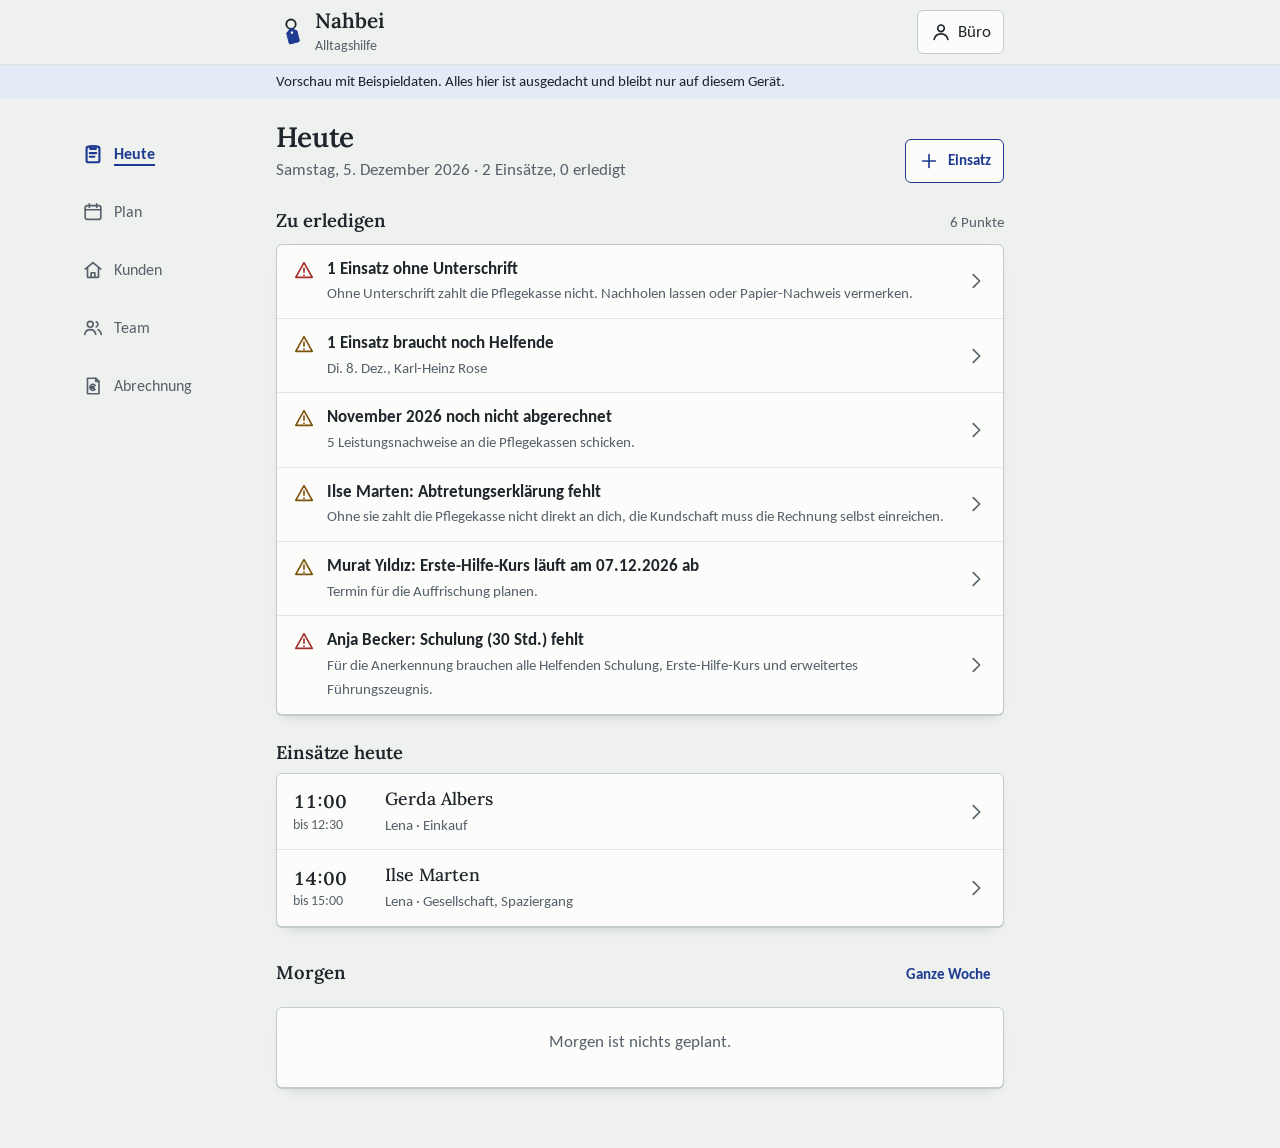
<file: index.html>
<!doctype html>
<html lang="de">
<head>
<meta charset="utf-8">
<meta name="viewport" content="width=device-width, initial-scale=1, viewport-fit=cover">
<title>Nahbei Alltagshilfe</title>
<meta name="description" content="Einsätze planen, Stunden unterschreiben lassen, mit der Pflegekasse abrechnen: die App für eine kleine Alltagshilfe.">
<meta name="theme-color" content="#EEF1EE" media="(prefers-color-scheme: light)">
<meta name="theme-color" content="#111519" media="(prefers-color-scheme: dark)">
<meta name="robots" content="noindex">
<link rel="manifest" href="manifest.webmanifest">
<link rel="icon" href="assets/icon.svg" type="image/svg+xml">
<link rel="apple-touch-icon" href="assets/icon-180.png">
<link rel="preload" href="assets/fonts/carlito-400.woff" as="font" type="font/woff" crossorigin>
<link rel="preload" href="assets/fonts/lora-600.woff" as="font" type="font/woff" crossorigin>
<script>try{var a=JSON.parse(localStorage.getItem('nahbei-ansicht')||'{}');if(a.thema&&a.thema!=='auto')document.documentElement.setAttribute('data-theme',a.thema==='dunkel'?'dark':'light');if(a.schrift==='gross')document.documentElement.setAttribute('data-schrift','gross');}catch(e){}</script>
<style>@font-face{font-family:Lora;src:url(assets/fonts/lora-500.woff) format("woff");font-weight:500;font-display:swap}@font-face{font-family:Lora;src:url(assets/fonts/lora-600.woff) format("woff");font-weight:600;font-display:swap}@font-face{font-family:Carlito;src:url(assets/fonts/carlito-400.woff) format("woff");font-weight:400;font-display:swap}@font-face{font-family:Carlito;src:url(assets/fonts/carlito-700.woff) format("woff");font-weight:700;font-display:swap}:root{--papier: #EEF1EE;--blatt: #FCFCFA;--linie: #C3CCC8;--linie-fein: #E0E5E2;--graphit: #1E252B;--grau: #56616B;--tinte: #1F3A93;--tinte-druck: #172C70;--tinte-hell: #E5EAF7;--auf-tinte: #FFFFFF;--salbei: #2C6650;--salbei-hell: #DDEEE6;--ocker: #7D520A;--ocker-hell: #F8EBCF;--rot: #A3302B;--rot-hell: #F7E0DE;--hartfaser: #A98258;--hartfaser-dunkel: #86643F;--metall: #9AA3AA;--schatten: 0 1px 0 var(--linie), 0 6px 14px -10px rgba(20, 28, 36, .35);--r: 6px;--breite: 760px;color-scheme:light}@media(prefers-color-scheme:dark){:root:not([data-theme=light]){--papier: #111519;--blatt: #191F25;--linie: #36414A;--linie-fein: #262E35;--graphit: #E5E9EC;--grau: #A4AFB8;--tinte: #A9BCFF;--tinte-druck: #C5D2FF;--tinte-hell: #1F2A47;--auf-tinte: #0E1530;--salbei: #84CBA9;--salbei-hell: #183229;--ocker: #EBC071;--ocker-hell: #35290F;--rot: #F2958E;--rot-hell: #3B1E1C;--hartfaser: #6E5235;--hartfaser-dunkel: #57412A;--metall: #6D767D;--schatten: 0 1px 0 #0A0D10, 0 8px 18px -12px rgba(0, 0, 0, .7);color-scheme:dark}}:root[data-theme=dark]{--papier: #111519;--blatt: #191F25;--linie: #36414A;--linie-fein: #262E35;--graphit: #E5E9EC;--grau: #A4AFB8;--tinte: #A9BCFF;--tinte-druck: #C5D2FF;--tinte-hell: #1F2A47;--auf-tinte: #0E1530;--salbei: #84CBA9;--salbei-hell: #183229;--ocker: #EBC071;--ocker-hell: #35290F;--rot: #F2958E;--rot-hell: #3B1E1C;--hartfaser: #6E5235;--hartfaser-dunkel: #57412A;--metall: #6D767D;--schatten: 0 1px 0 #0A0D10, 0 8px 18px -12px rgba(0, 0, 0, .7);color-scheme:dark}*{box-sizing:border-box}html{-webkit-text-size-adjust:100%;text-size-adjust:100%}html[data-schrift=gross]{font-size:112.5%}body{margin:0;background:var(--papier);color:var(--graphit);font:400 1.0625rem/1.45 Carlito,Calibri,system-ui,sans-serif;font-variant-numeric:lining-nums;-webkit-font-smoothing:antialiased;min-height:100vh}h1,h2,h3{font-family:Lora,Georgia,serif;font-weight:600;line-height:1.2;margin:0;letter-spacing:-.005em}h1{font-size:1.75rem}h2{font-size:1.3rem}h3{font-size:1.1rem}p{margin:0 0 .6em}a{color:var(--tinte)}button,input,select,textarea{font:inherit;color:inherit}:focus-visible{outline:3px solid var(--tinte);outline-offset:2px}.sr{position:absolute;width:1px;height:1px;overflow:hidden;clip:rect(0 0 0 0);white-space:nowrap}.i{width:22px;height:22px;flex:none;fill:none;stroke:currentColor;stroke-width:1.8;stroke-linecap:round;stroke-linejoin:round;vertical-align:middle}.klein{font-size:.9375rem;color:var(--grau)}.zahl,.zeile-zeit,.tabelle td,.dok-summe,.topf-text{font-variant-numeric:tabular-nums lining-nums}.kopf{position:sticky;top:0;z-index:30;background:var(--papier);border-bottom:1px solid var(--linie-fein)}.kopf-innen{max-width:var(--breite);margin:0 auto;padding:10px 16px;display:flex;align-items:center;gap:12px;padding-top:calc(10px + env(safe-area-inset-top,0px))}.marke{display:flex;align-items:center;gap:9px;text-decoration:none;color:var(--graphit);min-width:0;margin-right:auto}.marke svg{width:30px;height:30px;flex:none}.marke-name{font-family:Lora,Georgia,serif;font-weight:600;font-size:1.3rem;line-height:1}.marke-zusatz{display:block;font-size:.875rem;color:var(--grau);line-height:1.1;margin-top:2px}.rolle-knopf{display:inline-flex;align-items:center;gap:6px;min-height:44px;padding:6px 12px;border:1px solid var(--linie);border-radius:var(--r);background:var(--blatt);cursor:pointer;text-align:left;max-width:52vw}.rolle-knopf span{overflow:hidden;text-overflow:ellipsis;white-space:nowrap}.demo-band{background:var(--tinte-hell);color:var(--graphit);font-size:.9375rem}.demo-band div{max-width:var(--breite);margin:0 auto;padding:6px 16px}main{max-width:var(--breite);margin:0 auto;padding:18px 16px calc(110px + env(safe-area-inset-bottom,0px))}.seitenkopf{display:flex;align-items:flex-end;justify-content:space-between;gap:12px;margin:4px 0 16px;flex-wrap:wrap}.seitenkopf p{margin:4px 0 0;color:var(--grau)}.abschnitt{margin:26px 0 10px;display:flex;align-items:baseline;justify-content:space-between;gap:10px}.abschnitt h2{font-size:1.15rem}.blatt{background:var(--blatt);border:1px solid var(--linie);border-radius:var(--r);box-shadow:var(--schatten)}.blatt+.blatt{margin-top:12px}.blatt-innen{padding:14px 16px}.zeilen{list-style:none;margin:0;padding:0}.zeile{display:flex;align-items:center;gap:12px;padding:12px 16px;border-top:1px solid var(--linie-fein);min-height:56px;text-decoration:none;color:inherit}.zeilen>li:first-child>.zeile,.zeilen>.zeile:first-child{border-top:0}a.zeile,button.zeile{width:100%;background:none;border-left:0;border-right:0;border-bottom:0;text-align:left;cursor:pointer}a.zeile:hover,button.zeile:hover{background:var(--tinte-hell)}.zeile-haupt{flex:1;min-width:0}.zeile-titel{font-weight:700}.zeile-name{font-family:Lora,Georgia,serif;font-weight:500;font-size:1.1rem}.zeile-unter{color:var(--grau);font-size:.9375rem;overflow-wrap:anywhere}.zeile-zeit{font-family:Lora,Georgia,serif;font-weight:600;font-size:1.15rem;min-width:3.2em}.zeile-zeit small{display:block;font-family:Carlito,sans-serif;font-weight:400;font-size:.875rem;color:var(--grau)}.zeile .pfeil{color:var(--grau)}.vermerk{display:inline-block;padding:1px 7px;border:1.5px solid currentColor;border-radius:3px;font-size:.875rem;font-weight:700;line-height:1.35;white-space:nowrap}.v-ok{color:var(--salbei)}.v-offen{color:var(--grau)}.v-warn{color:var(--ocker)}.v-fehler{color:var(--rot)}.v-tinte{color:var(--tinte)}.hinweis{display:flex;gap:10px;align-items:flex-start;padding:12px 14px;border-radius:var(--r);border:1px solid;margin-top:8px;text-decoration:none;color:var(--graphit)}.hinweis .i{margin-top:1px}.hinweis strong{display:block}.h-warn{background:var(--ocker-hell);border-color:color-mix(in srgb,var(--ocker) 35%,transparent)}.h-warn .i{color:var(--ocker)}.h-fehler{background:var(--rot-hell);border-color:color-mix(in srgb,var(--rot) 35%,transparent)}.h-fehler .i{color:var(--rot)}.h-ok{background:var(--salbei-hell);border-color:color-mix(in srgb,var(--salbei) 35%,transparent)}.h-ok .i{color:var(--salbei)}.klemmbrett{position:relative;margin:26px 0 8px;padding:26px 12px 12px;border-radius:10px;background:var(--hartfaser);box-shadow:inset 0 0 0 1px var(--hartfaser-dunkel),0 10px 22px -14px #1e140a99}.klemmbrett:before{content:"";position:absolute;left:50%;top:-10px;width:120px;height:30px;transform:translate(-50%);border-radius:7px 7px 4px 4px;background:linear-gradient(var(--metall),color-mix(in srgb,var(--metall) 70%,#000));box-shadow:0 2px 3px #0000004d}.klemmbrett:after{content:"";position:absolute;left:50%;top:-4px;width:54px;height:9px;transform:translate(-50%);border-radius:5px;background:var(--hartfaser-dunkel)}.klemmbrett .blatt{box-shadow:0 1px 2px #00000040;border-color:transparent}.kb-kopf{display:flex;align-items:baseline;gap:12px;flex-wrap:wrap}.kb-zeit{font-family:Lora,Georgia,serif;font-weight:600;font-size:2.2rem;line-height:1}.kb-name{font-family:Lora,Georgia,serif;font-weight:500;font-size:1.35rem;margin-top:8px}.kb-adresse{color:var(--grau)}.kb-knoepfe{display:grid;grid-template-columns:repeat(2,minmax(0,1fr));gap:8px;margin-top:14px}.knopf{display:inline-flex;align-items:center;justify-content:center;gap:8px;min-height:48px;padding:10px 18px;border-radius:var(--r);border:1.5px solid var(--tinte);background:var(--tinte);color:var(--auf-tinte);font-weight:700;text-decoration:none;cursor:pointer;text-align:center}.knopf:hover{background:var(--tinte-druck);border-color:var(--tinte-druck)}.knopf:disabled{opacity:.45;cursor:not-allowed}.knopf-zweit{background:var(--blatt);color:var(--tinte)}.knopf-zweit:hover{background:var(--tinte-hell);border-color:var(--tinte)}.knopf-still{background:none;border-color:transparent;color:var(--tinte);padding-inline:10px}.knopf-still:hover{background:var(--tinte-hell);border-color:transparent}.knopf-gefahr{background:var(--blatt);color:var(--rot);border-color:var(--rot)}.knopf-breit{width:100%}.knopf-klein{min-height:44px;padding:6px 12px;font-size:.9375rem}.knopfreihe{display:flex;flex-wrap:wrap;gap:8px;margin-top:14px}.knopfreihe>.knopf{flex:1 1 auto}.felder{display:grid;grid-template-columns:repeat(2,minmax(0,1fr));gap:14px 16px}.feld{display:flex;flex-direction:column;gap:3px;min-width:0}.feld-voll{grid-column:1 / -1}.feld>span:first-child,.feld>label:first-child{font-size:.9375rem;color:var(--grau)}.feld input,.feld select,.feld textarea{width:100%;min-height:46px;padding:8px 2px 6px;border:0;border-bottom:1.5px solid var(--linie);border-radius:0;background:transparent;font-size:1.0625rem}.feld textarea{min-height:76px;resize:vertical}.feld select{-webkit-appearance:none;appearance:none;padding-right:26px;background:no-repeat right 4px center / 14px url("data:image/svg+xml,%3Csvg xmlns='http://www.w3.org/2000/svg' viewBox='0 0 16 16'%3E%3Cpath d='M3 6l5 5 5-5' fill='none' stroke='%2356616B' stroke-width='2'/%3E%3C/svg%3E")}.feld input:focus,.feld select:focus,.feld textarea:focus{outline:none;border-bottom:2.5px solid var(--tinte);padding-bottom:5px}.feld-hilfe{font-size:.875rem;color:var(--grau)}@media(max-width:420px){.felder{grid-template-columns:1fr}}fieldset{border:0;padding:0;margin:0;min-width:0}legend{font-size:.9375rem;color:var(--grau);padding:0;margin-bottom:6px}.haken{display:flex;flex-wrap:wrap;gap:8px}.haken label{display:inline-flex;align-items:center;gap:8px;min-height:44px;padding:6px 12px 6px 10px;border:1.5px solid var(--linie);border-radius:var(--r);background:var(--blatt);cursor:pointer}.haken input{width:20px;height:20px;accent-color:var(--tinte);margin:0}.haken label:has(input:checked){border-color:var(--tinte);background:var(--tinte-hell)}.umschalter{display:inline-flex;border:1.5px solid var(--linie);border-radius:var(--r);overflow:hidden;background:var(--blatt);flex-wrap:wrap}.umschalter button{min-height:44px;padding:6px 14px;border:0;background:none;cursor:pointer}.umschalter button+button{border-left:1.5px solid var(--linie)}.umschalter button[aria-pressed=true]{background:var(--tinte);color:var(--auf-tinte);font-weight:700}.topf{margin-top:8px}.topf-balken{position:relative;height:12px;border-radius:3px;background:repeating-linear-gradient(90deg,var(--salbei-hell) 0 6px,transparent 6px 8px),var(--blatt);border:1px solid var(--linie);overflow:hidden;display:flex}.topf-balken span{display:block;height:100%}.topf-verbraucht{background:var(--grau)}.topf-geplant{background:var(--tinte)}.topf-zuviel{background:var(--rot)}.topf-text{display:flex;justify-content:space-between;gap:8px;flex-wrap:wrap;font-size:.9375rem;color:var(--grau);margin-top:4px}.woche-nav{display:flex;align-items:center;gap:6px}.tag{margin-top:14px}.tag-kopf{display:flex;align-items:baseline;justify-content:space-between;gap:8px;padding:0 2px 6px}.tag-kopf h3{font-size:1.05rem}.tag-heute h3:after{content:" \b7  heute";font-family:Carlito,sans-serif;font-weight:700;color:var(--tinte);font-size:.9375rem}.leer-tag{padding:12px 16px;color:var(--grau)}.tabelle{width:100%;border-collapse:collapse}.tabelle th,.tabelle td{padding:9px 10px;border-bottom:1px solid var(--linie-fein);text-align:left;vertical-align:top}.tabelle th{font-weight:400;color:var(--grau);font-size:.9375rem}.tabelle .r{text-align:right}.tabelle tfoot td{border-bottom:0;font-weight:700}.tabelle-huelle{overflow-x:auto}.leiste{position:fixed;left:0;right:0;bottom:0;z-index:40;background:var(--blatt);border-top:1px solid var(--linie);padding:4px 6px calc(4px + env(safe-area-inset-bottom,0px))}.leiste-innen{max-width:var(--breite);margin:0 auto;display:grid;grid-auto-flow:column;grid-auto-columns:minmax(auto,1fr);gap:2px}.leiste a{display:flex;flex-direction:column;align-items:center;justify-content:center;gap:2px;min-height:56px;padding:4px 2px;border-radius:var(--r);color:var(--grau);text-decoration:none;font-size:.875rem;white-space:nowrap}.leiste a[aria-current=page]{color:var(--tinte);font-weight:700}.leiste a[aria-current=page] .i{stroke-width:2.3}.leiste a[aria-current=page] span{box-shadow:inset 0 -2px 0 var(--tinte)}@media(min-width:1000px){.leiste{top:92px;bottom:auto;left:max(16px,calc(50% - var(--breite) / 2 - 190px));right:auto;width:160px;border:0;background:none;padding:0}body:has(#demo-band:not([hidden])) .leiste{top:126px}.leiste-innen{grid-auto-flow:row}.leiste a{flex-direction:row;justify-content:flex-start;gap:10px;padding:8px 12px;font-size:1rem}main{padding-bottom:60px}}dialog{border:0;padding:0;background:var(--blatt);color:var(--graphit);border-radius:12px 12px 0 0;width:100%;max-width:640px;max-height:92vh;margin:auto auto 0;box-shadow:0 -10px 30px #00000040}dialog::backdrop{background:#0f141973}@media(min-width:700px){dialog{margin:auto;border-radius:12px}}.dialog-kopf{position:sticky;top:0;z-index:2;display:flex;align-items:center;justify-content:space-between;gap:10px;padding:14px 16px 10px;background:var(--blatt);border-bottom:1px solid var(--linie-fein)}.dialog-inhalt{padding:16px}.dialog-fuss{position:sticky;bottom:0;display:flex;gap:8px;padding:12px 16px calc(12px + env(safe-area-inset-bottom,0px));background:var(--blatt);border-top:1px solid var(--linie-fein)}.dialog-fuss .knopf{flex:1}.zu{width:44px;height:44px;border:0;background:none;border-radius:var(--r);cursor:pointer;display:grid;place-items:center;color:var(--grau)}.zu:hover{background:var(--tinte-hell)}.nachweis-karte{line-height:1.5}.nachweis-karte dl{display:grid;grid-template-columns:auto 1fr;gap:4px 14px;margin:0}.nachweis-karte dt{color:var(--grau)}.nachweis-karte dd{margin:0;font-weight:700}.unterschrift-feld{position:relative;margin-top:16px;height:210px;border-radius:var(--r);background:repeating-linear-gradient(transparent 0 33px,var(--linie-fein) 33px 34px),var(--blatt);border:1.5px dashed var(--linie);touch-action:none}.unterschrift-feld canvas{position:absolute;top:0;right:0;bottom:0;left:0;width:100%;height:100%;cursor:crosshair}.unterschrift-linie{position:absolute;left:18px;right:18px;bottom:44px;border-bottom:2px solid var(--graphit);pointer-events:none}.unterschrift-x{position:absolute;left:20px;bottom:50px;font-family:Lora,Georgia,serif;font-size:1.6rem;color:var(--grau);pointer-events:none}.unterschrift-text{position:absolute;left:18px;bottom:16px;font-size:.9375rem;color:var(--grau);pointer-events:none}.unterschrift-bild{display:block;width:100%;max-width:260px;height:auto;color:var(--tinte)}.unterschrift-bild path{fill:none;stroke:currentColor;stroke-width:3.2;stroke-linecap:round;stroke-linejoin:round}.dokument{background:#fff;color:#111;border:1px solid var(--linie);border-radius:4px;padding:28px 26px;box-shadow:var(--schatten);font-size:1rem}.dokument h1{font-size:1.45rem}.dok-kopf{display:flex;justify-content:space-between;gap:18px;flex-wrap:wrap;border-bottom:2px solid #111;padding-bottom:12px;margin-bottom:16px}.dok-kopf .marke-name{font-size:1.35rem}.dok-bloecke{display:grid;grid-template-columns:1fr 1fr;gap:14px 24px;margin-bottom:16px}.dok-bloecke dt{color:#555;font-size:.875rem}.dok-bloecke dd{margin:0 0 6px}.dokument .tabelle th{color:#555}.dokument .tabelle th,.dokument .tabelle td{border-color:#d6d6d6;padding:7px 6px}.dokument .unterschrift-bild{max-width:120px;color:#1f3a93}.dok-summe{margin-left:auto;max-width:360px;margin-top:10px}.dok-summe div{display:flex;justify-content:space-between;gap:12px;padding:4px 0}.dok-summe .gross{border-top:2px solid #111;font-weight:700;padding-top:6px}.dok-fuss{margin-top:22px;font-size:.9rem;color:#444}.stempel-zeile{margin-top:14px}.dok-summe .unter{padding:0 0 2px 14px;font-size:.9rem;color:#444}.stempel{display:inline-block;transform:rotate(-4deg);border:2.5px solid var(--salbei);color:var(--salbei);padding:2px 10px;border-radius:4px;font-weight:700}@media(max-width:560px){.dok-bloecke{grid-template-columns:1fr}.dokument{padding:18px 14px}}@media print{@page{size:A4;margin:16mm 14mm}body{background:#fff}.kopf,.leiste,.demo-band,.nicht-drucken,.toast{display:none!important}main{padding:0;max-width:none}.dokument{border:0;box-shadow:none;padding:0}}.toast{position:fixed;left:50%;bottom:calc(84px + env(safe-area-inset-bottom,0px));transform:translate(-50%,10px);z-index:60;max-width:min(92vw,520px);background:var(--graphit);color:var(--blatt);padding:12px 16px;border-radius:var(--r);opacity:0;pointer-events:none;transition:opacity .2s,transform .2s}.toast.zeigen{opacity:1;transform:translate(-50%);pointer-events:auto}.leer{padding:22px 16px;text-align:center;color:var(--grau)}.leer .knopf{margin-top:10px}.zwei-spalten{display:grid;grid-template-columns:1fr 1fr;gap:12px}@media(max-width:560px){.zwei-spalten{grid-template-columns:1fr}}.kennzahl{font-family:Lora,Georgia,serif;font-weight:600;font-size:1.6rem;line-height:1.1}.trenn{height:1px;background:var(--linie-fein);margin:14px 0;border:0}@media(prefers-reduced-motion:reduce){*{transition:none!important;animation:none!important}}.aufgaben .zeile{align-items:flex-start;gap:12px}.aufgaben .zeile>.i:first-child{margin-top:2px}.aufgaben .a-fehler>.i:first-child{color:var(--rot)}.aufgaben .a-warn>.i:first-child{color:var(--ocker)}.aufgaben .pfeil{align-self:center}.haken-spalte{flex-direction:column;align-items:stretch}.zeile-zeit{flex:none;width:5rem}.ok-haken{display:inline-flex;vertical-align:-3px;color:var(--salbei)}.ok-haken .i{width:18px;height:18px;stroke-width:2.4}.zeile-haupt .vermerk{vertical-align:2px}.frage{max-width:480px}.frage .dialog-kopf{border-bottom:0;padding-bottom:0}.frage .dialog-inhalt p{margin:0 0 12px}</style>
</head>
<body>
<a class="sr" href="#inhalt">Zum Inhalt</a>
<header class="kopf">
  <div class="kopf-innen">
    <a class="marke" href="#heute" aria-label="Nahbei Alltagshilfe, zur Übersicht">
      <svg viewBox="0 0 32 32" aria-hidden="true"><circle cx="16" cy="7.6" r="5" fill="none" stroke="currentColor" stroke-width="2"/><g transform="rotate(-14 16 12.6)"><path d="M16 12l5.6 4.2v10.2a1.6 1.6 0 01-1.6 1.6h-8a1.6 1.6 0 01-1.6-1.6V16.2z" fill="var(--tinte)" stroke="var(--tinte)" stroke-width="1" stroke-linejoin="round"/><circle cx="16" cy="16.8" r="1.35" fill="var(--blatt)"/></g></svg>
      <span><span class="marke-name" id="firmen-name">Nahbei</span><span class="marke-zusatz" id="firmen-zusatz">Alltagshilfe</span></span>
    </a>
    <button class="rolle-knopf" type="button" data-a="rolle-menue" aria-haspopup="dialog"><svg class="i" viewBox="0 0 24 24" aria-hidden="true"><circle cx="12" cy="8" r="3.6"/><path d="M4.5 20c.9-3.9 3.9-6 7.5-6s6.6 2.1 7.5 6"/></svg><span id="rolle-name">Büro</span></button>
  </div>
</header>
<div class="demo-band" id="demo-band" hidden><div>Vorschau mit Beispieldaten. Alles hier ist ausgedacht und bleibt nur auf diesem Gerät.</div></div>
<main id="inhalt" tabindex="-1"></main>
<nav class="leiste" aria-label="Bereiche"><div class="leiste-innen" id="leiste"></div></nav>
<dialog id="dialog" aria-labelledby="dialog-titel"></dialog>
<dialog id="frage" class="frage" aria-labelledby="frage-titel"></dialog>
<div class="toast" id="toast" role="status" aria-live="polite"></div>
<script>(()=>{"use strict";const B=(t,e=document)=>e.querySelector(t),ve=(t,e=document)=>[...e.querySelectorAll(t)],l=t=>String(t==null?"":t).replace(/[&<>"']/g,e=>({"&":"&amp;","<":"&lt;",">":"&gt;",'"':"&quot;","'":"&#39;"})[e]),q=t=>String(t).padStart(2,"0"),oe=t=>t+"-"+Date.now().toString(36)+Math.random().toString(36).slice(2,7),ze=(t,e)=>{try{const n=localStorage.getItem(t);return n?JSON.parse(n):e}catch{return e}},we=(t,e)=>{try{return localStorage.setItem(t,JSON.stringify(e)),!0}catch{return!1}},Xe={heute:'<rect x="5" y="4" width="14" height="17" rx="2"/><path d="M9 3.5h6v3H9z"/><path d="M8.5 11h7M8.5 15h5"/>',plan:'<rect x="3.5" y="5" width="17" height="15" rx="2"/><path d="M3.5 9.5h17M8 3v4M16 3v4"/>',kunden:'<path d="M3.5 11L12 4l8.5 7"/><path d="M6 9.5V20h12V9.5"/><path d="M10 20v-5h4v5"/>',team:'<circle cx="9" cy="8" r="3.2"/><path d="M3 19c.7-3.4 3.1-5.2 6-5.2s5.3 1.8 6 5.2"/><path d="M15.5 5.2a3 3 0 010 5.6M17.5 14c1.8.6 3 2.3 3.5 5"/>',abrechnung:'<path d="M6 3.5h9l3.5 3.5v13.5H6z"/><path d="M15 3.5V7h3.5"/><path d="M14.2 11.3a3.2 3.2 0 100 4.4M9 12.8h4.2M9 14.3h4.2"/>',stunden:'<circle cx="12" cy="12" r="8.5"/><path d="M12 7.5V12l3 2"/>',telefon:'<path d="M5 4h4l2 5-2.5 1.5a11 11 0 004.9 4.9L15 13l5 2v4a1.5 1.5 0 01-1.6 1.5A16 16 0 013.5 5.6 1.5 1.5 0 015 4z"/>',ort:'<path d="M12 21s-6.5-6-6.5-11a6.5 6.5 0 0113 0c0 5-6.5 11-6.5 11z"/><circle cx="12" cy="10" r="2.4"/>',stift:'<path d="M4 20l1-4L16.5 4.5a2.1 2.1 0 013 3L8 19z"/><path d="M14.5 6.5l3 3"/>',plus:'<path d="M12 5v14M5 12h14"/>',haken:'<path d="M5 12.5l4.5 4.5L19 7.5"/>',warnung:'<path d="M12 4l9 16H3z"/><path d="M12 10v4.5M12 17.5v.5"/>',info:'<circle cx="12" cy="12" r="8.5"/><path d="M12 11v5.5M12 8v.5"/>',rechts:'<path d="M9 5l7 7-7 7"/>',links:'<path d="M15 5l-7 7 7 7"/>',drucken:'<path d="M7 9V3.5h10V9"/><rect x="3.5" y="9" width="17" height="8" rx="1.5"/><path d="M7 14h10v6.5H7z"/>',zu:'<path d="M6 6l12 12M18 6L6 18"/>',regler:'<path d="M4 7h10M18 7h2M4 17h2M10 17h10"/><circle cx="16" cy="7" r="2"/><circle cx="8" cy="17" r="2"/>',datei:'<path d="M12 4v11M7.5 10.5L12 15l4.5-4.5"/><path d="M4.5 16.5V20h15v-3.5"/>',person:'<circle cx="12" cy="8" r="3.6"/><path d="M4.5 20c.9-3.9 3.9-6 7.5-6s6.6 2.1 7.5 6"/>'},h=(t,e="")=>`<svg class="i ${e}" viewBox="0 0 24 24" aria-hidden="true">${Xe[t]||""}</svg>`,Ye=["Montag","Dienstag","Mittwoch","Donnerstag","Freitag","Samstag","Sonntag"],_e=["Mo.","Di.","Mi.","Do.","Fr.","Sa.","So."],W=["Januar","Februar","M\xE4rz","April","Mai","Juni","Juli","August","September","Oktober","November","Dezember"],Qe=["Jan.","Feb.","M\xE4rz","Apr.","Mai","Juni","Juli","Aug.","Sept.","Okt.","Nov.","Dez."],Be=t=>`${t.getFullYear()}-${q(t.getMonth()+1)}-${q(t.getDate())}`,ae=t=>{const[e,n,s]=t.split("-").map(Number);return new Date(e,n-1,s||1)},k=()=>Be(new Date),z=(t,e)=>{const n=ae(t);return n.setDate(n.getDate()+e),Be(n)},Me=t=>(ae(t).getDay()+6)%7,se=t=>z(t,-Me(t)),v=t=>t.slice(0,7),T=(t,e)=>{const[n,s]=t.split("-").map(Number),a=new Date(n,s-1+e,1);return`${a.getFullYear()}-${q(a.getMonth()+1)}`},At=(t,e)=>{const[n,s]=t.split("-").map(Number),[a,o]=e.split("-").map(Number);return(a-n)*12+(o-s)},Z=t=>{const e=ae(t);return`${_e[Me(t)]} ${e.getDate()}. ${Qe[e.getMonth()]}`},ue=t=>{const e=ae(t);return`${Ye[Me(t)]}, ${e.getDate()}. ${W[e.getMonth()]} ${e.getFullYear()}`},G=t=>{if(!t)return"";const[e,n,s]=t.split("-");return`${s}.${n}.${e}`},D=t=>{const[e,n]=t.split("-").map(Number);return`${W[n-1]} ${e}`},et=t=>{const e=ae(t);e.setDate(e.getDate()+3-(e.getDay()+6)%7);const n=new Date(e.getFullYear(),0,4);return 1+Math.round(((e-n)/864e5-3+(n.getDay()+6)%7)/7)},$=t=>{if(!t)return 0;const[e,n]=t.split(":").map(Number);return e*60+n},ye=t=>`${q(Math.floor(t/60)%24)}:${q(t%60)}`,J=()=>{const t=new Date;return`${q(t.getHours())}:${q(t.getMinutes())}`},de=new Intl.NumberFormat("de-DE",{maximumFractionDigits:2}),tt=new Intl.NumberFormat("de-DE",{style:"currency",currency:"EUR"}),f=t=>tt.format(Math.round(t*100)/100),F=t=>de.format(Math.round(t/60*100)/100)+"\xA0Std.",De="nahbei-demo-v1",Le="nahbei-ansicht",He="nahbei-rolle",Ee=[["haushalt","Haushalt"],["einkauf","Einkauf"],["begleitung","Begleitung (Arzt, Amt)"],["gesellschaft","Gesellschaft, Spaziergang"],["waesche","W\xE4sche"],["garten","Garten, Balkon"]],ce=t=>(Ee.find(([e])=>e===t)||[t,t])[1],nt=["AOK Niedersachsen","Barmer","DAK-Gesundheit","Techniker Krankenkasse","IKK classic","KKH","hkk","BKK","Knappschaft","Andere"];let c=null;const I=Object.assign({thema:"auto",schrift:"normal"},ze(Le,{})),K={rolle:ze(He,"p-buero"),dialogZu:null};function M(){we(De,c)||b("Speichern auf diesem Ger\xE4t hat nicht geklappt. Bitte privaten Modus beenden.")}function Ke(t){let e=2166136261;for(const n of t)e^=n.charCodeAt(0),e=Math.imul(e,16777619);return()=>(e^=e<<13,e^=e>>>17,e^=e<<5,(e>>>0)%1e4/1e4)}function at(t){const e=Ke(t);let n=40+e()*30,s=120,a=`M${Math.round(n)} ${s}`;const o=Math.min(9,t.replace(/[^A-Za-zÄÖÜäöüß]/g,"").length);for(let r=0;r<o;r++){const i=40+e()*55,u=26+e()*22;a+=` C${Math.round(n+u*.2)} ${Math.round(s-i)} ${Math.round(n+u*.9)} ${Math.round(s-i*.8)} ${Math.round(n+u*.55)} ${Math.round(s+6)}`,n+=u,s=118+e()*14,a+=` S${Math.round(n)} ${Math.round(s+10)} ${Math.round(n)} ${Math.round(s)}`}return a+=` M${Math.round(40+e()*20)} ${Math.round(150+e()*10)} L${Math.round(n+10)} ${Math.round(142+e()*8)}`,a}function Pe(){const t=k(),e=se(t),n={name:"Nahbei",zusatz:"Alltagshilfe",inhaber:"Vorname Nachname",anschrift:"Beispielweg 1, 30823 Garbsen",telefon:"05131 000000",email:"kontakt@example.org",ik:"460000000 (Beispiel)",steuernr:"",anerkennung:"Beispiel: anerkannt nach \xA7 45a SGB XI, Az. 000-00",satz:38,anfahrt:5,takt:15,entlastung:131,minijob:603,ustText:"Umsatzsteuerfrei nach \xA7 4 Nr. 16 UStG (bitte von der Steuerberatung best\xE4tigen lassen)."},s=[{id:"p-buero",name:"B\xFCro",rolle:"buero",telefon:"",lohn:0},{id:"p-lena",name:"Lena Kr\xF6ger",rolle:"helfer",telefon:"0151 00000001",email:"",lohn:15,minijob:!0,schulung:"2026-03-14",ersteHilfe:"2025-02-08",fz:"2026-02-20",notiz:"Studentin, kann Mo bis Fr"},{id:"p-murat",name:"Murat Y\u0131ld\u0131z",rolle:"helfer",telefon:"0151 00000002",email:"",lohn:15,minijob:!0,schulung:"2025-11-22",ersteHilfe:"2024-12-06",fz:"2025-10-30",notiz:"Im Ruhestand, hat ein Auto"},{id:"p-anja",name:"Anja Becker",rolle:"helfer",telefon:"0151 00000003",email:"",lohn:14.5,minijob:!0,schulung:"",ersteHilfe:"2026-05-10",fz:"2026-04-02",notiz:"Neu im Team, Schulung im Dezember"}],a=T(v(t),-3),o=[{id:"k-albers",vorname:"Gerda",name:"Albers",strasse:"Lindenstra\xDFe 14",ort:"30823 Garbsen",telefon:"05131 000101",angehoerige:"Tochter Petra Albers, 0170 0000101",pflegegrad:2,kasse:"AOK Niedersachsen",versnr:"A123456780",abtretung:z(t,-100),guthaben:420,stand:a,umwandlung:0,hinweise:"Einkaufsliste liegt auf dem K\xFCchentisch. Sie bezahlt gern selbst an der Kasse.",aktiv:!0},{id:"k-wiebe",vorname:"Heinz",name:"Wiebe",strasse:"Birkenweg 3",ort:"30826 Garbsen",telefon:"05131 000102",angehoerige:"Sohn Jan Wiebe, 0170 0000102",pflegegrad:3,kasse:"Barmer",versnr:"B987654321",abtretung:z(t,-80),guthaben:131,stand:a,umwandlung:0,zuzahlung:!0,hinweise:"H\xF6rt schwer: klingeln und klopfen, deutlich sprechen. Rollator steht im Flur.",aktiv:!0},{id:"k-marten",vorname:"Ilse",name:"Marten",strasse:"Schulstra\xDFe 21",ort:"30827 Garbsen",telefon:"05131 000103",angehoerige:"",pflegegrad:1,kasse:"Techniker Krankenkasse",versnr:"T456789012",abtretung:"",guthaben:260,stand:a,umwandlung:0,hinweise:"Kleiner Hund (Lotte), freundlich.",aktiv:!0},{id:"k-rose",vorname:"Karl-Heinz",name:"Rose",strasse:"Gartenweg 5",ort:"30823 Garbsen",telefon:"05131 000104",angehoerige:"Nachbarin Frau Kurz hat einen Schl\xFCssel",pflegegrad:2,kasse:"DAK-Gesundheit",versnr:"D234567890",abtretung:z(t,-60),guthaben:1179,stand:a,umwandlung:0,hinweise:"Schl\xFCssel im Schl\xFCsselkasten neben der T\xFCr, Code steht im B\xFCro.",aktiv:!0},{id:"k-lueders",vorname:"Edith",name:"L\xFCders",strasse:"Am Markt 7",ort:"30823 Garbsen",telefon:"05131 000105",angehoerige:"Neffe Thomas L\xFCders, 0170 0000105",pflegegrad:4,kasse:"AOK Niedersachsen",versnr:"A345678901",abtretung:z(t,-120),guthaben:131,stand:a,umwandlung:250,hinweise:"Mag Spazierg\xE4nge zum Park. Brille nicht vergessen.",aktiv:!0}],r=[["k-albers",1,"10:00","11:30","p-lena",["haushalt","einkauf"],2],["k-wiebe",0,"14:00","15:00","p-murat",["einkauf","gesellschaft"],1],["k-wiebe",3,"10:00","11:00","p-murat",["begleitung"],2],["k-marten",2,"09:00","10:30","p-anja",["haushalt"],2],["k-rose",4,"10:00","12:00","p-lena",["haushalt","waesche"],1],["k-lueders",0,"09:00","11:00","p-anja",["haushalt"],1],["k-lueders",2,"15:00","16:30","p-lena",["gesellschaft"],2]],i=[],u=Ke(t),d=J(),p=g=>{if(u()<.04){g.status="abgesagt",g.grund="Krankenhausaufenthalt";return}const x=u()<.6?0:Math.round((u()-.5)*8),O=u()<.6?0:Math.round((u()-.5)*8);g.status="erledigt",g.ist={von:ye($(g.von)+x),bis:ye($(g.bis)+O)};const H=o.find(te=>te.id===g.kunde);g.unterschrift={pfad:at(H.vorname+H.name),name:H.vorname+" "+H.name,zeit:g.datum+"T"+g.ist.bis}};for(let g=-10;g<=3;g++)r.forEach(([x,O,H,te,Ne,ke,ne])=>{if((g%ne+ne)%ne)return;const re=z(e,g*7+O);if(re<a+"-01")return;const Je={id:"e-"+x.slice(2)+"-"+re,kunde:x,helfer:Ne,datum:re,von:H,bis:te,taetigkeiten:ke.slice(),notiz:"",status:"geplant"};(re<t||re===t&&te<d)&&p(Je),i.push(Je)});const m=i.filter(g=>g.status==="erledigt"&&g.helfer==="p-lena"&&g.datum<t).pop();m&&delete m.unterschrift;const P=(g,x,O)=>!i.some(H=>H.datum===t&&(H.helfer==="p-lena"||H.kunde===g)&&$(H.von)<$(O)&&$(x)<$(H.bis));[["k-albers","11:00","12:30",["einkauf"],"Zusatztermin: Wocheneinkauf, Liste liegt bereit"],["k-marten","14:00","15:00",["gesellschaft"],""],["k-rose","16:30","17:30",["einkauf"],"Apotheke, Rezept liegt im Flur"],["k-albers","08:00","09:00",["haushalt"],""]].forEach(([g,x,O,H,te],Ne)=>{if(i.filter(ne=>ne.datum===t&&ne.helfer==="p-lena").length>=2||!P(g,x,O))return;const ke={id:`e-extra${Ne}-${t}`,kunde:g,helfer:"p-lena",datum:t,von:x,bis:O,taetigkeiten:H,notiz:te,status:"geplant"};O<d&&p(ke),i.push(ke)}),i.push({id:"e-offen-"+t,kunde:"k-rose",helfer:"",datum:z(e,8),von:"14:00",bis:"15:30",taetigkeiten:["begleitung"],notiz:"Arzttermin, Begleitung hin und zur\xFCck",status:"geplant"}),i.sort((g,x)=>(g.datum+g.von).localeCompare(x.datum+x.von)),c={version:1,demo:!0,firma:n,personen:s,kunden:o,einsaetze:i,rechnungen:[]};const le=T(v(t),-2);return o.forEach(g=>{const x=R(g,le);x.liste.length&&!x.ohneUnterschrift&&Ge(g,le,x)}),c}const y=t=>c.personen.find(e=>e.id===t),L=t=>c.kunden.find(e=>e.id===t),E=t=>c.einsaetze.find(e=>e.id===t),w=t=>t?`${t.vorname} ${t.name}`:"Unbekannt",Te=t=>t?t.name.split(" ")[0]:"",ie=()=>c.personen.filter(t=>t.rolle==="helfer"),X=()=>(y(K.rolle)||{}).rolle!=="helfer",_=t=>{const e=t.ist&&t.ist.von&&t.ist.bis?t.ist:t;return Math.max(0,$(e.bis)-$(e.von))},he=t=>{const e=c.firma.takt||15;return Math.ceil(_(t)/e)*e},fe=t=>he(t)/60*c.firma.satz+(c.firma.anfahrt||0);function st(t,e){const n={verfuegbar:0,umwandlung:0,neuesJahr:!1};if(!t.stand||e<t.stand)return n;const s=t.pflegegrad>=2&&t.umwandlung||0;let a=t.guthaben||0;for(let o=t.stand;o<e;o=T(o,1)){const r=c.rechnungen.find(u=>u.kunde===t.id&&u.monat===o);let i;if(r)i=Math.max(0,r.kasse-(r.umwandlung||0));else{const u=c.einsaetze.filter(d=>d.kunde===t.id&&v(d.datum)===o&&d.status==="erledigt").reduce((d,p)=>d+fe(p),0);i=Math.max(0,Math.min(u,a+s)-Math.min(s,u))}a=Math.max(0,a-i)+(c.firma.entlastung||131)}return{verfuegbar:a,umwandlung:s,neuesJahr:e.slice(0,4)!==t.stand.slice(0,4)}}function R(t,e){const n=c.einsaetze.filter(m=>m.kunde===t.id&&v(m.datum)===e&&m.status==="erledigt").sort((m,P)=>(m.datum+m.von).localeCompare(P.datum+P.von)),s=c.einsaetze.filter(m=>m.kunde===t.id&&v(m.datum)===e&&(m.status==="geplant"||m.status==="laeuft")),a=n.reduce((m,P)=>m+he(P),0),o=n.reduce((m,P)=>m+fe(P),0),r=s.reduce((m,P)=>m+fe(P),0),i=st(t,e),u=c.rechnungen.find(m=>m.kunde===t.id&&m.monat===e),d=i.verfuegbar+i.umwandlung,p=u?u.kasse:Math.min(o,d);return{liste:n,geplant:s,min:a,summe:o,geplantSumme:r,topf:i,deckung:d,kasse:p,selbst:u?u.selbst:Math.max(0,o-p),rechnung:u,ohneUnterschrift:n.filter(m=>!m.unterschrift&&!m.papier).length}}function Ge(t,e,n){const s=e.slice(0,4);c.letzteNr=c.letzteNr||{};const a=Math.max(c.letzteNr[s]||0,...c.rechnungen.filter(i=>i.nr.startsWith(s+"-")).map(i=>Number(i.nr.slice(5))||0));c.letzteNr[s]=a+1;const o=s+"-"+String(a+1).padStart(3,"0"),r=Math.min(n.topf.umwandlung,n.summe);c.rechnungen.push({id:oe("r"),nr:o,kunde:t.id,monat:e,datum:k(),einsaetze:n.liste.map(i=>i.id),summe:n.summe,kasse:Math.min(n.summe,n.deckung),umwandlung:r,selbst:Math.max(0,n.summe-n.deckung)})}function Y(t,e,n){const s=y(t),a=c.einsaetze.filter(r=>r.helfer===t&&v(r.datum)===e&&(r.status==="erledigt"||n&&(r.status==="geplant"||r.status==="laeuft"))),o=a.reduce((r,i)=>r+_(i),0);return{liste:a,min:o,lohn:o/60*(s?s.lohn:0)}}function pe(t){const e=k(),n=[],s=(a,o,r)=>{if(!a){n.push({name:o,art:"fehlt",text:`${o} fehlt`});return}if(!r)return;const i=z(a,Math.round(r*365.25));i<e?n.push({name:o,art:"abgelaufen",text:`${o} abgelaufen seit ${G(i)}`,bis:i}):i<z(e,60)&&n.push({name:o,art:"bald",text:`${o} l\xE4uft am ${G(i)} ab`,bis:i})};return s(t.schulung,"Schulung (30 Std.)",0),s(t.ersteHilfe,"Erste-Hilfe-Kurs",2),s(t.fz,"F\xFChrungszeugnis",5),n}function it(t){return t.helfer&&c.einsaetze.find(e=>e.id!==t.id&&e.helfer===t.helfer&&e.datum===t.datum&&e.status!=="abgesagt"&&$(e.von)<$(t.bis)&&$(t.von)<$(e.bis))||null}function lt(){const t=k(),e=v(t),n=[],s=c.einsaetze.filter(i=>i.status==="erledigt"&&!i.unterschrift&&!i.papier);s.length&&n.push(["fehler",`${s.length} ${s.length===1?"Einsatz":"Eins\xE4tze"} ohne Unterschrift`,"Ohne Unterschrift zahlt die Pflegekasse nicht. Nachholen lassen oder Papier-Nachweis vermerken.","#einsatz/"+s[0].id]);const a=c.einsaetze.filter(i=>!i.helfer&&i.status==="geplant"&&i.datum>=t&&i.datum<=z(t,14));a.length&&n.push(["warn",`${a.length} ${a.length===1?"Einsatz braucht":"Eins\xE4tze brauchen"} noch Helfende`,a.map(i=>`${Z(i.datum)}, ${w(L(i.kunde))}`).join(" \xB7 "),"#plan/"+se(a[0].datum)]);const o=T(e,-1),r=c.kunden.filter(i=>{const u=R(i,o);return u.liste.length&&!u.rechnung});return r.length&&n.push(["warn",`${D(o)} noch nicht abgerechnet`,`${r.length} ${r.length===1?"Leistungsnachweis":"Leistungsnachweise"} an die Pflegekassen schicken.`,"#abrechnung/"+o]),c.kunden.filter(i=>i.aktiv).forEach(i=>{const u=R(i,e),d=u.summe+u.geplantSumme;d>u.deckung+.01&&!i.zuzahlung&&n.push(["warn",`${w(i)}: Budget reicht diesen Monat nicht`,`Geplant ${f(d)}, von der Pflegekasse ${f(u.deckung)}. Den Rest (${f(d-u.deckung)}) zahlt die Kundschaft selbst: vorher absprechen oder weniger planen.`,"#kunde/"+i.id]),i.abtretung||n.push(["warn",`${w(i)}: Abtretungserkl\xE4rung fehlt`,"Ohne sie zahlt die Pflegekasse nicht direkt an dich, die Kundschaft muss die Rechnung selbst einreichen.","#kunde/"+i.id])}),ie().forEach(i=>{if(i.minijob){const u=Y(i.id,e,!0),d=c.firma.minijob||603;u.lohn>d?n.push(["fehler",`${i.name}: \xFCber der Minijob-Grenze`,`Geplant ${f(u.lohn)} im ${W[Number(e.slice(5))-1]}, Grenze ${f(d)}. Eins\xE4tze umverteilen.`,"#person/"+i.id]):u.lohn>d*.9&&n.push(["warn",`${i.name}: fast an der Minijob-Grenze`,`Geplant ${f(u.lohn)} von ${f(d)}.`,"#person/"+i.id])}pe(i).forEach(u=>n.push([u.art==="bald"?"warn":"fehler",`${i.name}: ${u.text}`,u.art==="fehlt"?"F\xFCr die Anerkennung brauchen alle Helfenden Schulung, Erste-Hilfe-Kurs und erweitertes F\xFChrungszeugnis.":"Termin f\xFCr die Auffrischung planen.","#person/"+i.id]))}),n}const rt=B("#inhalt");function ot(){const t=y(K.rolle)||c.personen[0];B("#rolle-name").textContent=t.rolle==="buero"?"B\xFCro":t.name.split(" ")[0],B("#firmen-name").textContent=c.firma.name||"Alltagshilfe",B("#firmen-zusatz").textContent=c.firma.zusatz||"",B("#demo-band").hidden=!c.demo,document.title=`${c.firma.name||""} ${c.firma.zusatz||""}`.trim()}function ut(t){const e=X()?[["heute","Heute","heute"],["plan","Plan","plan"],["kunden","Kunden","kunden"],["team","Team","team"],["abrechnung","Abrechnung","abrechnung"]]:[["heute","Heute","heute"],["woche","Woche","plan"],["stunden","Stunden","stunden"]];B("#leiste").innerHTML=e.map(([n,s,a])=>`<a href="#${n}"${n===t?' aria-current="page"':""}>${h(a)}<span>${s}</span></a>`).join("")}const S=(t,e)=>`<span class="vermerk v-${t}">${l(e)}</span>`;function Ae(t){return t.status==="abgesagt"?S("offen","abgesagt"):t.status==="laeuft"?S("tinte","l\xE4uft"):t.status==="erledigt"?t.unterschrift?S("ok","unterschrieben"):t.papier?S("ok","Papier"):S("fehler","Unterschrift fehlt"):t.helfer?t.datum<k()?S("warn","nicht erfasst"):"":S("warn","noch niemand")}function C(t,e,n){const s=L(t.kunde),a=y(t.helfer),o=t.taetigkeiten.map(ce).join(", "),r=n==="kunde"?a?a.name:"noch niemand":w(s),i=n==="kunde"?o:`${X()&&n!=="person"?a?Te(a):"noch niemand":s?s.strasse:""} \xB7 ${o}`,d=t.status==="erledigt"&&(t.unterschrift||t.papier)?`<span class="ok-haken" title="${t.unterschrift?"unterschrieben":"Unterschrift auf Papier"}">${h("haken")}<span class="sr">${t.unterschrift?"unterschrieben":"Unterschrift auf Papier"}</span></span>`:Ae(t);return`<li><a class="zeile" href="#einsatz/${l(t.id)}">
      <span class="zeile-zeit">${l(t.von)}<small>${e?l(Z(t.datum)):"bis "+l(t.bis)}</small></span>
      <span class="zeile-haupt"><span class="zeile-name">${l(r)}</span>${d?" "+d:""}<br><span class="zeile-unter">${l(i)}</span></span>
      ${h("rechts","pfeil")}</a></li>`}const Ue=(t,e)=>t?`<svg class="unterschrift-bild" viewBox="0 0 600 200" role="img" aria-label="Unterschrift ${l(t.name||"")}"${e?' style="max-width:120px"':""}><path d="${l(t.pfad)}"/></svg>`:"";function dt(){const t=k(),e=c.einsaetze.filter(r=>r.datum===t).sort((r,i)=>r.von.localeCompare(i.von)),n=z(t,1),s=c.einsaetze.filter(r=>r.datum===n&&r.status!=="abgesagt"),a=e.filter(r=>r.status==="erledigt").length,o=lt();return`<div class="seitenkopf"><div><h1>Heute</h1><p>${l(ue(t))} \xB7 ${e.length} ${e.length===1?"Einsatz":"Eins\xE4tze"}, ${a} erledigt</p></div>
      <button class="knopf knopf-zweit knopf-klein" data-a="einsatz-neu" data-datum="${t}">${h("plus")}Einsatz</button></div>
      <div class="abschnitt"><h2>Zu erledigen</h2>${o.length?`<span class="klein">${o.length} ${o.length===1?"Punkt":"Punkte"}</span>`:""}</div>
      ${o.length?`<div class="blatt"><ul class="zeilen aufgaben">${o.map(([r,i,u,d])=>`<li><a class="zeile a-${r}" href="${l(d)}">${h("warnung")}
        <span class="zeile-haupt"><span class="zeile-titel">${l(i)}</span><br><span class="zeile-unter">${l(u)}</span></span>${h("rechts","pfeil")}</a></li>`).join("")}</ul></div>`:`<div class="hinweis h-ok">${h("haken")}<span><strong>Alles erledigt</strong>Keine offenen Unterschriften, Abrechnungen oder Nachweise.</span></div>`}
      <div class="abschnitt"><h2>Eins\xE4tze heute</h2></div>
      <div class="blatt">${e.length?`<ul class="zeilen">${e.map(r=>C(r)).join("")}</ul>`:'<p class="leer">Heute ist nichts geplant.</p>'}</div>
      <div class="abschnitt"><h2>Morgen</h2><a class="knopf knopf-still knopf-klein" href="#plan">Ganze Woche</a></div>
      <div class="blatt">${s.length?`<ul class="zeilen">${s.map(r=>C(r)).join("")}</ul>`:'<p class="leer">Morgen ist nichts geplant.</p>'}</div>`}function ct(t){const e=se(t||k()),n=k(),s=Array.from({length:7},(a,o)=>z(e,o));return`<div class="seitenkopf"><div><h1>Plan</h1><p>Woche ${et(e)}: ${l(G(e))} bis ${l(G(s[6]))}</p></div>
      <button class="knopf knopf-klein" data-a="einsatz-neu" data-datum="${e<=n&&n<=s[6]?n:e}">${h("plus")}Einsatz</button></div>
      <div class="woche-nav"><a class="knopf knopf-zweit knopf-klein" href="#plan/${z(e,-7)}" aria-label="Woche davor">${h("links")}</a>
        <a class="knopf knopf-zweit knopf-klein" href="#plan/${se(n)}">Diese Woche</a>
        <a class="knopf knopf-zweit knopf-klein" href="#plan/${z(e,7)}" aria-label="Woche danach">${h("rechts")}</a></div>
      ${s.map(a=>{const o=c.einsaetze.filter(r=>r.datum===a).sort((r,i)=>r.von.localeCompare(i.von));return`<section class="tag${a===n?" tag-heute":""}"><div class="tag-kopf"><h3>${l(Z(a))}</h3>
          <button class="knopf knopf-still knopf-klein" data-a="einsatz-neu" data-datum="${a}" aria-label="Einsatz am ${l(Z(a))} planen">${h("plus")}</button></div>
          <div class="blatt">${o.length?`<ul class="zeilen">${o.map(r=>C(r)).join("")}</ul>`:'<p class="leer-tag">Nichts geplant</p>'}</div></section>`}).join("")}`}function Fe(t,e){const n=R(t,e),s=n.summe+n.geplantSumme,a=n.deckung,o=Math.max(a,s,1),r=Math.min(n.summe,a),i=Math.min(n.geplantSumme,Math.max(0,a-n.summe)),u=Math.max(0,s-a),d=Math.max(0,a-s);return`<div class="topf"><div class="topf-balken" role="img" aria-label="Budget ${l(D(e))}: ${f(n.summe)} erledigt, ${f(n.geplantSumme)} geplant, ${f(a)} von der Pflegekasse verf\xFCgbar">
      <span class="topf-verbraucht" style="width:${r/o*100}%"></span><span class="topf-geplant" style="width:${i/o*100}%"></span><span class="topf-zuviel" style="width:${u/o*100}%"></span></div>
      <div class="topf-text"><span>${f(n.summe)} erledigt${n.geplantSumme?` \xB7 ${f(n.geplantSumme)} geplant`:""}</span>
      <span>${u>0?`<strong style="color:var(--rot)">${f(u)} selbst zahlen</strong>`:`noch ${f(d)} frei${d>=c.firma.satz?`, reicht f\xFCr etwa ${Math.floor(d/c.firma.satz)}\xA0Std.`:""}`}</span></div></div>`}function ht(){const t=v(k()),e=c.kunden.slice().sort((n,s)=>s.aktiv-n.aktiv||n.name.localeCompare(s.name));return`<div class="seitenkopf"><div><h1>Kundschaft</h1><p>${e.filter(n=>n.aktiv).length} aktiv \xB7 Budget im ${l(W[Number(t.slice(5))-1])}</p></div>
      <button class="knopf knopf-klein" data-a="kunde-neu">${h("plus")}Kunde</button></div>
      <div class="blatt">${e.length?`<ul class="zeilen">${e.map(n=>`<li><a class="zeile" href="#kunde/${l(n.id)}"><span class="zeile-haupt">
        <span class="zeile-name">${l(w(n))}</span> ${n.aktiv?"":S("offen","pausiert")} ${n.abtretung?"":S("fehler","Abtretung fehlt")}<br>
        <span class="zeile-unter">Pflegegrad ${l(n.pflegegrad)} \xB7 ${l(n.kasse)} \xB7 ${l(n.strasse)}</span>${n.aktiv?Fe(n,t):""}</span>${h("rechts","pfeil")}</a></li>`).join("")}</ul>`:`<div class="leer">Noch keine Kundschaft.<br><button class="knopf" data-a="kunde-neu">${h("plus")}Erste Kundin, ersten Kunden anlegen</button></div>`}</div>`}function ft(t){const e=L(t);if(!e)return Q();const n=k(),s=v(n),a=R(e,s),o=c.einsaetze.filter(i=>i.kunde===t&&i.datum>=n&&i.status!=="abgesagt").slice(0,5),r=c.einsaetze.filter(i=>i.kunde===t&&i.datum<n).slice(-5).reverse();return`<p class="nicht-drucken"><a href="#kunden" class="knopf knopf-still knopf-klein">${h("links")}Kundschaft</a></p>
      <div class="seitenkopf"><div><h1>${l(w(e))}</h1><p>Pflegegrad ${l(e.pflegegrad)} \xB7 ${l(e.kasse)}</p></div>
        <div class="knopfreihe" style="margin:0"><button class="knopf knopf-zweit knopf-klein" data-a="kunde-bearbeiten" data-id="${l(e.id)}">${h("stift")}Bearbeiten</button>
        <button class="knopf knopf-klein" data-a="einsatz-neu" data-kunde="${l(e.id)}" data-datum="${n}">${h("plus")}Einsatz</button></div></div>
      <div class="zwei-spalten">
        <div class="blatt blatt-innen"><h3>Kontakt</h3><p style="margin-top:8px">${l(e.strasse)}<br>${l(e.ort)}</p>
          ${e.telefon?`<p><a href="tel:${l(e.telefon.replace(/\s/g,""))}">${l(e.telefon)}</a></p>`:""}${e.angehoerige?`<p class="klein">Angeh\xF6rige: ${l(e.angehoerige)}</p>`:""}</div>
        <div class="blatt blatt-innen"><h3>Pflegekasse</h3><div class="nachweis-karte" style="margin-top:8px"><dl>
          <dt>Kasse</dt><dd>${l(e.kasse)}</dd><dt>Versicherten-Nr.</dt><dd>${l(e.versnr||"\u2013")}</dd>
          <dt>Abtretung</dt><dd>${e.abtretung?"liegt vor seit "+l(G(e.abtretung)):'<span style="color:var(--rot)">fehlt</span>'}</dd></dl></div></div>
      </div>
      <div class="blatt blatt-innen" style="margin-top:12px"><h3>Budget im ${l(D(s))}</h3>
        <p class="klein" style="margin:6px 0 0">Von der Pflegekasse verf\xFCgbar: <strong>${f(a.deckung)}</strong> (Entlastungsbetrag ${f(a.topf.verfuegbar)}${a.topf.umwandlung?`, Umwandlung ${f(a.topf.umwandlung)}`:""}).
        Grundlage: Guthaben ${f(e.guthaben||0)} laut Pflegekasse im ${l(e.stand?D(e.stand):"\u2013")}, dazu ${f(c.firma.entlastung)} je Monat.${e.zuzahlung?" Zahlt den Rest selbst (abgesprochen).":""}</p>
        ${Fe(e,s)}${a.topf.neuesJahr?`<p class="klein" style="margin-top:8px">${h("info")} Neues Jahr: Guthaben bei der Pflegekasse erfragen und unter \u201EBearbeiten\u201C eintragen (Reste aus dem Vorjahr verfallen am 30. Juni).</p>`:""}
        <div class="knopfreihe"><a class="knopf knopf-zweit knopf-klein" href="#nachweis/${l(e.id)}/${T(s,-1)}">${h("abrechnung")}Nachweis ${l(D(T(s,-1)))}</a>
        <a class="knopf knopf-zweit knopf-klein" href="#nachweis/${l(e.id)}/${s}">${h("abrechnung")}Nachweis ${l(D(s))}</a></div></div>
      ${e.hinweise?`<div class="hinweis h-ok" style="margin-top:12px">${h("info")}<span><strong>Hinweise f\xFCr Eins\xE4tze</strong>${l(e.hinweise)}</span></div>`:""}
      <div class="abschnitt"><h2>N\xE4chste Eins\xE4tze</h2></div><div class="blatt">${o.length?`<ul class="zeilen">${o.map(i=>C(i,!0,"kunde")).join("")}</ul>`:'<p class="leer">Nichts geplant.</p>'}</div>
      <div class="abschnitt"><h2>Zuletzt</h2></div><div class="blatt">${r.length?`<ul class="zeilen">${r.map(i=>C(i,!0,"kunde")).join("")}</ul>`:'<p class="leer">Noch keine Eins\xE4tze.</p>'}</div>`}function Se(t,e){const n=Y(t.id,e,!0),s=Y(t.id,e,!1),a=c.firma.minijob||603,o=Math.max(a,n.lohn);return`<div class="topf"><div class="topf-balken" role="img" aria-label="Minijob ${l(D(e))}: ${f(s.lohn)} erledigt, ${f(n.lohn)} mit geplanten Eins\xE4tzen, Grenze ${f(a)}">
      <span class="topf-verbraucht" style="width:${Math.min(s.lohn,a)/o*100}%"></span><span class="topf-geplant" style="width:${Math.max(0,Math.min(n.lohn,a)-s.lohn)/o*100}%"></span>
      <span class="topf-zuviel" style="width:${Math.max(0,n.lohn-a)/o*100}%"></span></div>
      <div class="topf-text"><span>${F(n.min)} \xB7 ${f(n.lohn)} mit Geplantem</span><span>Grenze ${f(a)}</span></div></div>`}function pt(){const t=v(k()),e=ie();return`<div class="seitenkopf"><div><h1>Team</h1><p>${e.length} Helfende \xB7 Stunden im ${l(W[Number(t.slice(5))-1])}</p></div>
      <button class="knopf knopf-klein" data-a="person-neu">${h("plus")}Person</button></div>
      <div class="blatt">${e.length?`<ul class="zeilen">${e.map(n=>{const s=pe(n);return`<li><a class="zeile" href="#person/${l(n.id)}"><span class="zeile-haupt">
        <span class="zeile-name">${l(n.name)}</span> ${s.length?s.map(a=>S(a.art==="bald"?"warn":"fehler",a.art==="fehlt"?a.name+" fehlt":a.name)).join(" "):S("ok","Nachweise da")}<br>
        <span class="zeile-unter">${f(n.lohn)} je Std.${n.minijob?" \xB7 Minijob":""}${n.notiz?" \xB7 "+l(n.notiz):""}</span>${n.minijob?Se(n,t):""}</span>${h("rechts","pfeil")}</a></li>`}).join("")}</ul>`:`<div class="leer">Noch niemand im Team.<br><button class="knopf" data-a="person-neu">${h("plus")}Erste Person anlegen</button></div>`}</div>
      <p class="klein" style="margin-top:12px">F\xFCr die Anerkennung in Niedersachsen brauchen alle Helfenden eine Schulung (mind. 30 Std.), einen Erste-Hilfe-Kurs und ein erweitertes F\xFChrungszeugnis.</p>`}function gt(t){const e=y(t);if(!e||e.rolle!=="helfer")return Q();const n=k(),s=v(n),a=pe(e),o=c.einsaetze.filter(i=>i.helfer===t&&i.datum>=n&&i.status!=="abgesagt").slice(0,8),r=(i,u,d)=>`<dt>${i}</dt><dd>${u?l(G(u)):'<span style="color:var(--rot)">fehlt</span>'}${d?` <span class="klein">${d}</span>`:""}</dd>`;return`<p><a href="#team" class="knopf knopf-still knopf-klein">${h("links")}Team</a></p>
      <div class="seitenkopf"><div><h1>${l(e.name)}</h1><p>${f(e.lohn)} je Stunde${e.minijob?" \xB7 Minijob":""}</p></div>
        <button class="knopf knopf-zweit knopf-klein" data-a="person-bearbeiten" data-id="${l(e.id)}">${h("stift")}Bearbeiten</button></div>
      ${a.map(i=>`<div class="hinweis h-${i.art==="bald"?"warn":"fehler"}">${h("warnung")}<span><strong>${l(i.text)}</strong></span></div>`).join("")}
      <div class="zwei-spalten" style="margin-top:12px">
        <div class="blatt blatt-innen"><h3>Kontakt</h3>${e.telefon?`<p style="margin-top:8px"><a href="tel:${l(e.telefon.replace(/\s/g,""))}">${l(e.telefon)}</a></p>`:'<p class="klein" style="margin-top:8px">Keine Telefonnummer</p>'}${e.notiz?`<p class="klein">${l(e.notiz)}</p>`:""}</div>
        <div class="blatt blatt-innen nachweis-karte"><h3>Nachweise</h3><dl style="margin-top:8px">${r("Schulung",e.schulung)}${r("Erste Hilfe",e.ersteHilfe,e.ersteHilfe?"(2 Jahre g\xFCltig)":"")}${r("F\xFChrungszeugnis",e.fz)}</dl></div>
      </div>
      ${e.minijob?`<div class="blatt blatt-innen" style="margin-top:12px"><h3>Minijob im ${l(D(s))}</h3>${Se(e,s)}</div>`:""}
      <div class="abschnitt"><h2>N\xE4chste Eins\xE4tze</h2></div><div class="blatt">${o.length?`<ul class="zeilen">${o.map(i=>C(i,!0,"person")).join("")}</ul>`:'<p class="leer">Nichts geplant.</p>'}</div>`}function mt(t){const e=t||T(v(k()),-1),n=c.kunden.map(r=>({k:r,a:R(r,e)})).filter(r=>r.a.liste.length||r.a.rechnung),s=n.reduce((r,i)=>r+i.a.summe,0),a=n.reduce((r,i)=>r+i.a.kasse,0),o=ie().map(r=>({p:r,l:Y(r.id,e,!1)})).filter(r=>r.l.min);return`<div class="seitenkopf"><div><h1>Abrechnung</h1><p>${l(D(e))} \xB7 ${f(s)}, davon ${f(a)} von den Pflegekassen</p></div></div>
      <div class="woche-nav"><a class="knopf knopf-zweit knopf-klein" href="#abrechnung/${T(e,-1)}" aria-label="Monat davor">${h("links")}</a>
        <span class="knopf knopf-still knopf-klein" style="pointer-events:none">${l(D(e))}</span>
        <a class="knopf knopf-zweit knopf-klein" href="#abrechnung/${T(e,1)}" aria-label="Monat danach">${h("rechts")}</a></div>
      <div class="abschnitt"><h2>Leistungsnachweise</h2></div>
      <div class="blatt">${n.length?`<ul class="zeilen">${n.map(({k:r,a:i})=>`<li><a class="zeile" href="#nachweis/${l(r.id)}/${e}"><span class="zeile-haupt">
        <span class="zeile-name">${l(w(r))}</span><br><span class="zeile-unter">${i.liste.length} Eins\xE4tze \xB7 ${F(i.min)} \xB7 ${f(i.summe)}${i.selbst>0?` \xB7 ${f(i.selbst)} selbst`:""}</span></span>
        ${i.rechnung?S("ok","abgerechnet"):i.ohneUnterschrift?S("fehler",i.ohneUnterschrift+" ohne Unterschrift"):S("offen","offen")}${h("rechts","pfeil")}</a></li>`).join("")}</ul>`:'<p class="leer">In diesem Monat gibt es nichts abzurechnen.</p>'}</div>
      <div class="abschnitt"><h2>L\xF6hne</h2><button class="knopf knopf-still knopf-klein" data-a="lohn-csv" data-monat="${e}">${h("datei")}Liste f\xFCr die Lohnabrechnung</button></div>
      <div class="blatt">${o.length?`<div class="tabelle-huelle"><table class="tabelle"><thead><tr><th>Name</th><th class="r">Stunden</th><th class="r">Lohn</th><th>Minijob</th></tr></thead><tbody>
        ${o.map(({p:r,l:i})=>`<tr><td>${l(r.name)}</td><td class="r">${F(i.min)}</td><td class="r">${f(i.lohn)}</td><td>${r.minijob?i.lohn>(c.firma.minijob||603)?S("fehler","\xFCber der Grenze"):S("ok","passt"):"\u2013"}</td></tr>`).join("")}
        </tbody></table></div>`:'<p class="leer">Keine erledigten Eins\xE4tze.</p>'}</div>
      <p class="klein" style="margin-top:12px">Die Lohnliste gibst du deiner Steuerberatung f\xFCr die Lohnabrechnung und die Meldung an die Minijob-Zentrale.</p>`}function bt(t,e){const n=L(t);if(!n)return Q();const s=R(n,e),a=c.firma,o=s.rechnung,r=o?o.einsaetze.map(E).filter(Boolean):s.liste,i=o?o.umwandlung||0:Math.min(s.topf.umwandlung,s.kasse);return`<div class="nicht-drucken"><p><a href="#abrechnung/${e}" class="knopf knopf-still knopf-klein">${h("links")}Abrechnung ${l(D(e))}</a></p>
      ${s.ohneUnterschrift&&!o?`<div class="hinweis h-fehler">${h("warnung")}<span><strong>${s.ohneUnterschrift} ${s.ohneUnterschrift===1?"Einsatz":"Eins\xE4tze"} ohne Unterschrift</strong>Erst nachholen oder Papier-Nachweis vermerken, dann abrechnen.</span></div>`:""}
      ${n.abtretung?"":`<div class="hinweis h-fehler">${h("warnung")}<span><strong>Abtretungserkl\xE4rung fehlt</strong>Ohne sie zahlt die Pflegekasse nicht direkt an dich. Dann bekommt die Kundin oder der Kunde die Rechnung und reicht sie selbst ein.</span></div>`}
      <div class="knopfreihe" style="margin-bottom:14px"><button class="knopf knopf-zweit" data-a="drucken">${h("drucken")}Drucken oder als PDF</button>
      ${o?`<button class="knopf knopf-still" data-a="rechnung-zurueck" data-id="${l(o.id)}">Wieder auf \u201Eoffen\u201C setzen</button>`:`<button class="knopf" data-a="rechnung-anlegen" data-kunde="${l(n.id)}" data-monat="${e}"${!s.liste.length||s.ohneUnterschrift?" disabled":""}>${h("haken")}Als abgerechnet markieren</button>`}</div></div>
      <article class="dokument">
        <div class="dok-kopf"><div><span class="marke-name">${l(a.name)} ${l(a.zusatz)}</span><br>${l(a.inhaber)}<br>${l(a.anschrift)}<br>${l(a.telefon)} \xB7 ${l(a.email)}</div>
          <div style="text-align:right">IK ${l(a.ik||"\u2013")}${a.steuernr?`<br>Steuernummer ${l(a.steuernr)}`:""}<br><span class="klein" style="color:#555">${l(a.anerkennung||"")}</span></div></div>
        <h1>Leistungsnachweis und Rechnung${o?" Nr. "+l(o.nr):""}</h1>
        <p style="margin:4px 0 14px">Angebot zur Unterst\xFCtzung im Alltag (\xA7 45a SGB XI), Abrechnung \xFCber den Entlastungsbetrag (\xA7 45b SGB XI)</p>
        <dl class="dok-bloecke"><div><dt>Versicherte Person</dt><dd><strong>${l(w(n))}</strong><br>${l(n.strasse)}, ${l(n.ort)}</dd>
          <dt>Pflegegrad</dt><dd>${l(n.pflegegrad)}</dd></div>
          <div><dt>Pflegekasse</dt><dd>${l(n.kasse)}</dd><dt>Versichertennummer</dt><dd>${l(n.versnr||"\u2013")}</dd>
          <dt>Zeitraum</dt><dd>${l(D(e))}</dd><dt>Rechnungsdatum</dt><dd>${l(G(o?o.datum:k()))}</dd></div></dl>
        <div class="tabelle-huelle"><table class="tabelle"><thead><tr><th>Datum</th><th>Zeit</th><th class="r">Dauer</th><th>Leistung</th><th>Helfende</th><th>Best\xE4tigt</th></tr></thead><tbody>
          ${r.length?r.map(u=>{const d=u.ist||u,p=y(u.helfer);return`<tr><td>${l(G(u.datum))}</td><td>${l(d.von)}\u2013${l(d.bis)}</td><td class="r">${F(he(u))}</td>
            <td>${l(u.taetigkeiten.map(ce).join(", "))}</td><td>${l(p?p.name:"\u2013")}</td><td>${u.unterschrift?Ue(u.unterschrift,!0):u.papier?"auf Papier":'<strong style="color:#A3302B">fehlt</strong>'}</td></tr>`}).join(""):'<tr><td colspan="6">Keine erledigten Eins\xE4tze in diesem Monat.</td></tr>'}</tbody></table></div>
        <div class="dok-summe">
          <div><span>${F(s.min)} \xD7 ${f(a.satz)}</span><span>${f(s.min/60*a.satz)}</span></div>
          ${a.anfahrt?`<div><span>Anfahrt ${r.length} \xD7 ${f(a.anfahrt)}</span><span>${f(r.length*a.anfahrt)}</span></div>`:""}
          <div class="gross"><span>Gesamt</span><span>${f(o?o.summe:s.summe)}</span></div>
          <div><span>davon an die Pflegekasse</span><span>${f(s.kasse)}</span></div>
          ${i>0?`<div class="unter"><span>Entlastungsbetrag (\xA7 45b SGB XI)</span><span>${f(s.kasse-i)}</span></div><div class="unter"><span>Umwandlung (\xA7 45a Abs. 4 SGB XI)</span><span>${f(i)}</span></div>`:""}
          <div><span>Eigenanteil der versicherten Person</span><span>${f(s.selbst)}</span></div>
        </div>
        <div class="dok-fuss"><p>${l(a.ustText||"")}</p>
          ${n.abtretung?`<p>Die versicherte Person hat ihren Anspruch auf Erstattung am ${l(G(n.abtretung))} an ${l(a.name)} ${l(a.zusatz)} abgetreten. Bitte zahlen Sie den Kassenanteil auf unser Konto.</p>`:""}
          <p>Die Leistungen wurden von der versicherten Person (oder Angeh\xF6rigen) mit Unterschrift auf dem Handy best\xE4tigt.</p>
          ${o?`<p class="stempel-zeile"><span class="stempel">abgerechnet am ${l(G(o.datum))}</span></p>`:""}</div>
      </article>`}function $t(){const t=c.firma,e=(n,s,a,o="text",r="")=>`<label class="feld${r.includes("voll")?" feld-voll":""}"><span>${s}</span><input name="${n}" type="${o}" value="${l(a==null?"":a)}"${o==="number"?' step="0.01" min="0" inputmode="decimal"':""}></label>`;return`<p><a href="#heute" class="knopf knopf-still knopf-klein">${h("links")}Heute</a></p><div class="seitenkopf"><div><h1>Einstellungen</h1><p>Angaben f\xFCr Leistungsnachweise und Rechnungen</p></div></div>
      <form class="blatt blatt-innen" data-form="firma"><div class="felder">
        ${e("name","Name der Firma",t.name)}${e("zusatz","Zusatz",t.zusatz)}
        ${e("inhaber","Inhaberin, Inhaber",t.inhaber)}${e("telefon","Telefon",t.telefon,"tel")}
        ${e("anschrift","Anschrift",t.anschrift,"text","voll")}${e("email","E-Mail",t.email,"email")}
        ${e("ik","IK-Nummer (f\xFCr die Pflegekassen)",t.ik)}${e("steuernr","Steuernummer",t.steuernr)}
        ${e("anerkennung","Anerkennung (Aktenzeichen, Datum)",t.anerkennung,"text","voll")}
        ${e("satz","Preis je Stunde (\u20AC)",t.satz,"number")}${e("anfahrt","Anfahrt je Einsatz (\u20AC)",t.anfahrt,"number")}
        <label class="feld"><span>Abrechnen in Schritten von</span><select name="takt">${[5,10,15,30].map(n=>`<option value="${n}"${t.takt===n?" selected":""}>${n} Minuten (aufgerundet)</option>`).join("")}</select></label>
        ${e("entlastung","Entlastungsbetrag je Monat (\u20AC)",t.entlastung,"number")}
        ${e("minijob","Minijob-Grenze je Monat (\u20AC)",t.minijob,"number")}
        ${e("ustText","Satz zur Umsatzsteuer auf der Rechnung",t.ustText,"text","voll")}
      </div><div class="knopfreihe"><button class="knopf" type="submit">${h("haken")}Speichern</button></div></form>
      <p class="klein" style="margin-top:12px">Preise f\xFCr den Entlastungsbetrag m\xFCssen zu den Vorgaben deines Bundeslandes passen. Die Angaben zur Umsatzsteuer bitte von der Steuerberatung best\xE4tigen lassen.</p>`}function Re(t){const e=E(t);if(!e)return Q();const n=L(e.kunde),s=y(e.helfer),a=X();if(!a&&e.helfer!==K.rolle)return Q();const o=a?`#plan/${se(e.datum)}`:"#heute",r=e.ist||{};let i="";a?e.status==="erledigt"&&!e.unterschrift&&!e.papier&&(i=`<button class="knopf knopf-zweit knopf-breit" data-a="papier" data-id="${l(e.id)}">${h("haken")}Unterschrift liegt auf Papier vor</button>`):e.status==="geplant"?i=`<button class="knopf knopf-breit" data-a="angekommen" data-id="${l(e.id)}">${h("haken")}Ich bin da (Beginn ${J()})</button>
        <button class="knopf knopf-still knopf-breit" data-a="absagen" data-id="${l(e.id)}" style="margin-top:6px">Kann nicht stattfinden</button>`:e.status==="laeuft"?i=`<button class="knopf knopf-breit" data-a="fertig" data-id="${l(e.id)}">${h("haken")}Fertig (Ende ${J()})</button>`:e.status==="erledigt"&&!e.unterschrift&&!e.papier&&(i=`<a class="knopf knopf-breit" href="#unterschrift/${l(e.id)}">${h("stift")}Unterschrift einholen</a>`);const u=e.status==="laeuft"||e.status==="erledigt"&&!e.unterschrift?`<form class="felder" data-form="zeiten" data-id="${l(e.id)}" style="margin-top:12px">
      <label class="feld"><span>Beginn</span><input type="time" name="von" value="${l(r.von||e.von)}" required></label>
      <label class="feld"><span>Ende</span><input type="time" name="bis" value="${l(r.bis||"")}"${e.status==="erledigt"?" required":""}></label>
      <div class="feld-voll"><button class="knopf knopf-zweit knopf-klein" type="submit">Zeiten speichern</button></div></form>`:"";return`<p><a href="${o}" class="knopf knopf-still knopf-klein">${h("links")}${a?"Plan":"Heute"}</a></p>
      <div class="seitenkopf"><div><h1>${l(w(n))}</h1><p>${l(ue(e.datum))}, ${l(e.von)} bis ${l(e.bis)} ${Ae(e)}</p></div>
        ${a?`<button class="knopf knopf-zweit knopf-klein" data-a="einsatz-bearbeiten" data-id="${l(e.id)}">${h("stift")}Bearbeiten</button>`:""}</div>
      <div class="blatt blatt-innen"><div class="kb-adresse">${l(n.strasse)}, ${l(n.ort)}</div>
        <div class="kb-knoepfe">${n.telefon?`<a class="knopf knopf-zweit knopf-klein" href="tel:${l(n.telefon.replace(/\s/g,""))}">${h("telefon")}Anrufen</a>`:""}
          <a class="knopf knopf-zweit knopf-klein" href="https://www.google.com/maps/search/?api=1&query=${encodeURIComponent(n.strasse+", "+n.ort)}" target="_blank" rel="noopener">${h("ort")}Weg zeigen</a></div>
        ${a?`<p class="klein" style="margin-top:12px">Helfende: <strong>${l(s?s.name:"noch niemand")}</strong></p>`:""}
        ${e.notiz?`<p style="margin-top:10px">${l(e.notiz)}</p>`:""}</div>
      ${n.hinweise?`<div class="hinweis h-ok" style="margin-top:12px">${h("info")}<span><strong>Gut zu wissen</strong>${l(n.hinweise)}</span></div>`:""}
      ${n.angehoerige?`<p class="klein" style="margin-top:10px">Angeh\xF6rige: ${l(n.angehoerige)}</p>`:""}
      <div class="blatt blatt-innen" style="margin-top:12px"><form data-form="taetigkeiten" data-id="${l(e.id)}"><fieldset><legend>Was wird gemacht?</legend><div class="haken">
        ${Ee.map(([d,p])=>`<label><input type="checkbox" name="t" value="${d}"${e.taetigkeiten.includes(d)?" checked":""}${e.unterschrift||e.status==="abgesagt"?" disabled":""}>${l(p)}</label>`).join("")}</div></fieldset></form>
        ${r.von?`<p style="margin-top:12px">Erfasst: ${l(r.von)}${r.bis?" bis "+l(r.bis)+` (${F(_(e))}, abgerechnet ${F(he(e))})`:" bis jetzt"}</p>`:""}
        ${u}
        ${e.status==="abgesagt"?`<p style="margin-top:12px">Abgesagt${e.grund?": "+l(e.grund):""}</p>`:""}
        ${e.unterschrift?`<hr class="trenn"><p class="klein">Best\xE4tigt von ${l(e.unterschrift.name)}${e.unterschrift.zeit?", "+l(G(e.unterschrift.zeit.slice(0,10)))+" "+l(e.unterschrift.zeit.slice(11,16)):""}</p>${Ue(e.unterschrift)}`:""}
        ${i?`<div style="margin-top:14px">${i}</div>`:""}</div>`}function kt(){const t=y(K.rolle),e=k(),n=c.einsaetze.filter(d=>d.helfer===t.id&&d.status!=="abgesagt"),s=n.filter(d=>d.datum===e).sort((d,p)=>d.von.localeCompare(p.von)),a=J(),o=s.find(d=>d.status==="laeuft")||s.find(d=>d.status==="geplant"&&d.bis>=a)||s.find(d=>d.status==="geplant"),r=n.filter(d=>d.status==="erledigt"&&!d.unterschrift&&!d.papier),i=o?null:n.filter(d=>d.datum>e).sort((d,p)=>(d.datum+d.von).localeCompare(p.datum+p.von))[0],u=d=>{const p=L(d.kunde);return`<div class="klemmbrett"><div class="blatt blatt-innen">
      <div class="kb-kopf"><span class="kb-zeit">${l(d.von)}</span><span class="klein">bis ${l(d.bis)} \xB7 ${d.datum===e?"heute":l(Z(d.datum))}</span>${Ae(d)}</div>
      <div class="kb-name">${l(w(p))}</div><div class="kb-adresse">${l(p.strasse)}, ${l(p.ort)}</div>
      <p class="klein" style="margin:6px 0 0">${l(d.taetigkeiten.map(ce).join(", "))}</p>
      <div class="kb-knoepfe">${p.telefon?`<a class="knopf knopf-zweit knopf-klein" href="tel:${l(p.telefon.replace(/\s/g,""))}">${h("telefon")}Anrufen</a>`:""}
        <a class="knopf knopf-zweit knopf-klein" href="https://www.google.com/maps/search/?api=1&query=${encodeURIComponent(p.strasse+", "+p.ort)}" target="_blank" rel="noopener">${h("ort")}Weg zeigen</a></div>
      <a class="knopf knopf-breit" href="#einsatz/${l(d.id)}" style="margin-top:8px">${d.status==="laeuft"?"Einsatz l\xE4uft: \xF6ffnen":"Einsatz \xF6ffnen"}</a></div></div>`};return`<div class="seitenkopf"><div><h1>Hallo ${l(Te(t))}</h1><p>${l(ue(e))} \xB7 ${s.length?`${s.length} ${s.length===1?"Einsatz":"Eins\xE4tze"} heute`:"heute frei"}</p></div></div>
      ${r.length?`<a class="hinweis h-fehler" href="#unterschrift/${l(r[0].id)}">${h("stift")}<span><strong>${r.length===1?"Eine Unterschrift fehlt":r.length+" Unterschriften fehlen"}</strong>Beim n\xE4chsten Besuch nachholen: ${l(w(L(r[0].kunde)))}, ${l(Z(r[0].datum))}</span></a>`:""}
      ${o?u(o):i?`<p style="margin-top:18px">Dein n\xE4chster Einsatz:</p>${u(i)}`:'<div class="blatt"><p class="leer">Keine Eins\xE4tze geplant. Das B\xFCro meldet sich.</p></div>'}
      ${s.length>1||s.length&&!o?`<div class="abschnitt"><h2>Heute</h2></div><div class="blatt"><ul class="zeilen">${s.map(d=>C(d)).join("")}</ul></div>`:""}`}function vt(){const t=y(K.rolle),e=k(),n=Array.from({length:14},(a,o)=>z(e,o)),s=c.einsaetze.filter(a=>a.helfer===t.id&&a.status!=="abgesagt"&&a.datum>=e&&a.datum<=n[13]);return`<div class="seitenkopf"><div><h1>Die n\xE4chsten zwei Wochen</h1><p>${s.length} Eins\xE4tze \xB7 ${F(s.reduce((a,o)=>a+_(o),0))}</p></div></div>
      ${n.map(a=>{const o=s.filter(r=>r.datum===a).sort((r,i)=>r.von.localeCompare(i.von));return o.length?`<section class="tag${a===e?" tag-heute":""}"><div class="tag-kopf"><h3>${l(Z(a))}</h3></div>
        <div class="blatt"><ul class="zeilen">${o.map(r=>C(r)).join("")}</ul></div></section>`:""}).join("")||'<div class="blatt"><p class="leer">Nichts geplant.</p></div>'}`}function zt(t){const e=y(K.rolle),n=t||v(k()),s=Y(e.id,n,!1);return`<div class="seitenkopf"><div><h1>Meine Stunden</h1><p>${l(D(n))}</p></div></div>
      <div class="woche-nav"><a class="knopf knopf-zweit knopf-klein" href="#stunden/${T(n,-1)}" aria-label="Monat davor">${h("links")}</a>
        <a class="knopf knopf-zweit knopf-klein" href="#stunden/${v(k())}">Dieser Monat</a>
        <a class="knopf knopf-zweit knopf-klein" href="#stunden/${T(n,1)}" aria-label="Monat danach">${h("rechts")}</a></div>
      <div class="zwei-spalten" style="margin-top:14px"><div class="blatt blatt-innen"><span class="klein">Gearbeitet</span><div class="kennzahl">${F(s.min)}</div></div>
        <div class="blatt blatt-innen"><span class="klein">Verdient (brutto)</span><div class="kennzahl">${f(s.lohn)}</div></div></div>
      ${e.minijob?`<div class="blatt blatt-innen" style="margin-top:12px"><h3>Minijob</h3>${Se(e,n)}</div>`:""}
      <div class="abschnitt"><h2>Erledigt</h2></div>
      <div class="blatt">${s.liste.length?`<ul class="zeilen">${s.liste.map(a=>C(a,!0)).join("")}</ul>`:'<p class="leer">Noch nichts erledigt.</p>'}</div>`}function Ce(t){const e=E(t);if(!e||!X()&&e.helfer!==K.rolle)return Q();const n=L(e.kunde),s=y(e.helfer),a=e.ist||e;return`<p><a href="#einsatz/${l(e.id)}" class="knopf knopf-still knopf-klein">${h("links")}Zur\xFCck</a></p>
      <div class="klemmbrett"><div class="blatt blatt-innen nachweis-karte">
        <h2>Leistungsnachweis</h2><p class="klein" style="margin-top:4px">Bitte pr\xFCfen und unterschreiben.</p>
        <dl><dt>F\xFCr</dt><dd>${l(w(n))}</dd><dt>Datum</dt><dd>${l(ue(e.datum))}</dd><dt>Zeit</dt><dd>${l(a.von)} bis ${l(a.bis)} (${F(_(e))})</dd>
          <dt>Geholfen bei</dt><dd>${l(e.taetigkeiten.map(ce).join(", "))}</dd><dt>Von</dt><dd>${l(s?s.name:"")}</dd></dl>
        <div class="unterschrift-feld" id="u-feld"><span class="unterschrift-x" aria-hidden="true">\xD7</span><span class="unterschrift-linie"></span>
          <span class="unterschrift-text">Unterschrift ${l(w(n))}</span><canvas id="u-flaeche" aria-label="Hier mit dem Finger unterschreiben"></canvas></div>
        <label class="feld" style="margin-top:12px"><span>Unterschrieben von</span><input id="u-name" value="${l(w(n))}" autocomplete="off"></label>
        <div class="knopfreihe"><button class="knopf knopf-zweit" data-a="u-leeren">Neu</button><button class="knopf" data-a="u-fertig" data-id="${l(e.id)}" disabled id="u-ok">${h("haken")}Best\xE4tigen</button></div>
      </div></div>
      <p class="klein" style="margin-top:12px">Kann die Kundin oder der Kunde nicht unterschreiben, d\xFCrfen Angeh\xF6rige unterschreiben (Namen oben \xE4ndern). Sonst unterschreibt sie oder er beim n\xE4chsten Mal auf Papier, dann im B\xFCro Bescheid sagen.</p>`}function Q(){return'<div class="blatt"><div class="leer">Das gibt es hier nicht (mehr).<br><a class="knopf" href="#heute">Zur \xDCbersicht</a></div></div>'}function j(){const[t,e,n]=(location.hash.slice(1)||"heute").split("/"),s=X();ot();let a="",o=t;s?t==="plan"?a=ct(e):t==="kunden"?a=ht():t==="kunde"?(a=ft(e),o="kunden"):t==="team"?a=pt():t==="person"?(a=gt(e),o="team"):t==="abrechnung"?a=mt(e):t==="nachweis"?(a=bt(e,n),o="abrechnung"):t==="einstellungen"?(a=$t(),o=""):t==="einsatz"?(a=Re(e),o="plan"):t==="unterschrift"?(a=Ce(e),o="plan"):(a=dt(),o="heute"):t==="woche"?a=vt():t==="stunden"?a=zt(e):t==="einsatz"?(a=Re(e),o="heute"):t==="unterschrift"?(a=Ce(e),o="heute"):(a=kt(),o="heute"),rt.innerHTML=a,ut(o),t==="unterschrift"&&ge()}let V=[];function ge(){const t=B("#u-flaeche");if(!t)return;V=[];const e=t.getContext("2d"),n=()=>{const i=t.getBoundingClientRect(),u=window.devicePixelRatio||1;t.width=i.width*u,t.height=i.height*u,e.setTransform(u,0,0,u,0,0),s()},s=()=>{const i=t.getBoundingClientRect();e.clearRect(0,0,i.width,i.height),e.strokeStyle=getComputedStyle(document.documentElement).getPropertyValue("--tinte").trim()||"#1F3A93",e.lineWidth=2.6,e.lineCap="round",e.lineJoin="round",V.forEach(u=>{e.beginPath(),u.forEach(([d,p],m)=>{const P=d/600*i.width,le=p/200*i.height;m?e.lineTo(P,le):e.moveTo(P,le)}),u.length===1&&e.lineTo(u[0][0]/600*i.width+.1,u[0][1]/200*i.height),e.stroke()})},a=i=>{const u=t.getBoundingClientRect();return[Math.round((i.clientX-u.left)/u.width*600),Math.round((i.clientY-u.top)/u.height*200)]};let o=!1;t.addEventListener("pointerdown",i=>{i.preventDefault(),o=!0,t.setPointerCapture(i.pointerId),V.push([a(i)]),s()}),t.addEventListener("pointermove",i=>{if(!o)return;const u=V[V.length-1],d=a(i),p=u[u.length-1];Math.abs(d[0]-p[0])+Math.abs(d[1]-p[1])>2&&(u.push(d),s())});const r=()=>{o&&(o=!1,B("#u-ok").disabled=V.reduce((i,u)=>i+u.length,0)<8)};t.addEventListener("pointerup",r),t.addEventListener("pointercancel",r),new ResizeObserver(n).observe(t),ge.leeren=()=>{V=[],s(),B("#u-ok").disabled=!0}}const wt=t=>t.map(e=>"M"+e.map(([n,s])=>`${n} ${s}`).join(" L")).join(" "),A=B("#dialog");function me(t,e,n,s){A.innerHTML=`<form data-form="${l(s)}" novalidate><div class="dialog-kopf"><h2 id="dialog-titel">${l(t)}</h2><button class="zu" type="button" data-a="dialog-zu" aria-label="Schlie\xDFen">${h("zu")}</button></div>
      <div class="dialog-inhalt">${e}</div><div class="dialog-fuss">${n}</div></form>`,typeof A.showModal=="function"?A.showModal():A.setAttribute("open","");const a=A.querySelector(".dialog-inhalt input, .dialog-inhalt select");a&&matchMedia("(pointer: fine)").matches&&a.focus()}function U(){A.open&&(typeof A.close=="function"?A.close():A.removeAttribute("open"))}const ee=(t,e)=>t.map(([n,s])=>`<option value="${l(n)}"${String(n)===String(e)?" selected":""}>${l(s)}</option>`).join("");function Oe(t,e={}){const n=!t;t=t||{kunde:e.kunde||"",helfer:"",datum:e.datum||k(),von:"10:00",bis:"11:00",taetigkeiten:["haushalt"],notiz:""};const s=c.kunden.filter(r=>r.aktiv||r.id===t.kunde).map(r=>[r.id,w(r)]),a=`<div class="felder">
      <label class="feld feld-voll"><span>Kundin, Kunde</span><select name="kunde" required><option value="">Bitte w\xE4hlen</option>${ee(s,t.kunde)}</select></label>
      <label class="feld feld-voll"><span>Helfende</span><select name="helfer"><option value="">Noch offen</option>${ee(ie().map(r=>[r.id,r.name]),t.helfer)}</select></label>
      <label class="feld feld-voll"><span>Datum</span><input type="date" name="datum" value="${l(t.datum)}" required></label>
      <label class="feld"><span>Von</span><input type="time" name="von" value="${l(t.von)}" required step="300"></label>
      <label class="feld"><span>Bis</span><input type="time" name="bis" value="${l(t.bis)}" required step="300"></label>
      <fieldset class="feld-voll"><legend>T\xE4tigkeiten</legend><div class="haken">${Ee.map(([r,i])=>`<label><input type="checkbox" name="t" value="${r}"${t.taetigkeiten.includes(r)?" checked":""}>${l(i)}</label>`).join("")}</div></fieldset>
      <label class="feld feld-voll"><span>Notiz f\xFCr die Helfenden</span><textarea name="notiz" maxlength="400">${l(t.notiz||"")}</textarea></label>
      ${n?`<label class="feld"><span>Wiederholen</span><select name="wdh">${ee([["","Nein, einmalig"],["7","Jede Woche"],["14","Alle 2 Wochen"]],"")}</select></label>
        <label class="feld"><span>Bis einschlie\xDFlich</span><input type="date" name="wdhBis" value="${l(z(t.datum,56))}"></label>`:""}
      <p class="feld-voll klein" id="einsatz-pruefung" aria-live="polite"></p></div>`,o=n?`<button class="knopf" type="submit">${h("haken")}Planen</button>`:`${t.status!=="abgesagt"&&t.status!=="erledigt"?`<button class="knopf knopf-gefahr" type="button" data-a="einsatz-absagen" data-id="${l(t.id)}">Absagen</button>`:""}<button class="knopf" type="submit">${h("haken")}Speichern</button>`;me(n?"Einsatz planen":"Einsatz bearbeiten",a,o,"einsatz"),A.querySelector("form").dataset.id=n?"":t.id,je()}function Ze(t){const e=new FormData(t);return{kunde:e.get("kunde"),helfer:e.get("helfer")||"",datum:e.get("datum"),von:e.get("von"),bis:e.get("bis"),taetigkeiten:e.getAll("t"),notiz:(e.get("notiz")||"").trim(),id:t.dataset.id||""}}function je(){const t=A.querySelector('form[data-form="einsatz"]');if(!t)return;const e=Ze(t),n=[];e.von&&e.bis&&$(e.bis)<=$(e.von)&&n.push("Das Ende liegt vor dem Beginn.");const s=e.datum&&e.von&&e.bis?it(e):null;if(s&&n.push(`${y(e.helfer).name} ist da schon bei ${w(L(s.kunde))} (${s.von} bis ${s.bis}).`),e.helfer&&e.datum){const r=y(e.helfer),i=Y(e.helfer,v(e.datum),!0),u=e.id?E(e.id):null,d=($(e.bis)-$(e.von))/60*r.lohn-(u&&u.helfer===e.helfer&&v(u.datum)===v(e.datum)?_(u)/60*r.lohn:0);r.minijob&&i.lohn+d>(c.firma.minijob||603)&&n.push(`Damit k\xE4me ${r.name} im ${W[Number(e.datum.slice(5,7))-1]} auf ${f(i.lohn+d)}, \xFCber der Minijob-Grenze.`),pe(r).some(p=>p.art!=="bald")&&n.push(`${r.name}: Nachweise fehlen oder sind abgelaufen (siehe Team).`)}const a=L(e.kunde);if(a&&e.datum&&e.von&&e.bis){const r=R(a,v(e.datum)),i=Math.ceil(($(e.bis)-$(e.von))/c.firma.takt)*c.firma.takt/60*c.firma.satz+c.firma.anfahrt,u=e.id&&E(e.id)&&E(e.id).status!=="erledigt"?fe(E(e.id)):0;r.summe+r.geplantSumme-u+i>r.deckung+.01&&n.push(`Das Budget von ${w(a)} reicht im ${W[Number(e.datum.slice(5,7))-1]} nicht ganz, der Rest w\xE4re selbst zu zahlen.`)}const o=B("#einsatz-pruefung");o&&(o.innerHTML=n.map(r=>`<span style="color:var(--ocker);display:block">${h("warnung")} ${l(r)}</span>`).join(""))}function Ie(t){const e=!t;t=t||{vorname:"",name:"",strasse:"",ort:"",telefon:"",angehoerige:"",pflegegrad:2,kasse:"",versnr:"",abtretung:"",guthaben:"",stand:v(k()),umwandlung:0,hinweise:"",aktiv:!0};const n=(a,o,r,i="text",u,d="")=>`<label class="feld${u?" feld-voll":""}"><span>${o}</span><input name="${a}" type="${i}" value="${l(r==null?"":r)}"${d}></label>`,s=`<div class="felder">
      ${n("vorname","Vorname",t.vorname,"text",!1,' required autocomplete="off"')}${n("name","Nachname",t.name,"text",!1,' required autocomplete="off"')}
      ${n("strasse","Stra\xDFe und Hausnummer",t.strasse,"text",!1," required")}${n("ort","PLZ und Ort",t.ort,"text",!1," required")}
      ${n("telefon","Telefon",t.telefon,"tel")}${n("angehoerige","Angeh\xF6rige (Name, Telefon)",t.angehoerige)}
      <label class="feld"><span>Pflegegrad</span><select name="pflegegrad">${ee([1,2,3,4,5].map(a=>[a,"Pflegegrad "+a]),t.pflegegrad)}</select></label>
      <label class="feld"><span>Pflegekasse</span><select name="kasse">${ee(nt.map(a=>[a,a]),t.kasse)}</select></label>
      ${n("versnr","Versichertennummer",t.versnr,"text",!1,' autocomplete="off" pattern="[A-Za-z][0-9]{9}"')}
      ${n("abtretung","Abtretungserkl\xE4rung unterschrieben am",t.abtretung,"date")}
      ${n("guthaben","Guthaben Entlastungsbetrag laut Pflegekasse (\u20AC)",t.guthaben,"number",!1,' step="0.01" min="0" inputmode="decimal"')}
      ${n("stand","Stand des Guthabens (Monat)",t.stand,"month")}
      ${n("umwandlung","Umwandlung je Monat (\u20AC, nur Pflegegrad 2 bis 5)",t.umwandlung,"number",!0,' step="0.01" min="0" inputmode="decimal"')}
      <label class="feld feld-voll"><span>Hinweise f\xFCr Eins\xE4tze (Schl\xFCssel, Haustiere, Gewohnheiten)</span><textarea name="hinweise" maxlength="600">${l(t.hinweise)}</textarea></label>
      <div class="feld-voll haken haken-spalte"><label><input type="checkbox" name="zuzahlung" ${t.zuzahlung?"checked":""}>Zahlt den Rest \xFCber dem Budget selbst (ist abgesprochen)</label>
        <label><input type="checkbox" name="aktiv" ${t.aktiv?"checked":""}>Aktiv (bekommt Eins\xE4tze)</label></div>
      <p class="feld-voll klein">Gesundheitsdaten: Nur so viel eintragen, wie f\xFCr Eins\xE4tze und Abrechnung n\xF6tig ist. Diagnosen geh\xF6ren nicht hierher.</p></div>`;me(e?"Neue Kundschaft":"Kundschaft bearbeiten",s,`<button class="knopf" type="submit">${h("haken")}Speichern</button>`,"kunde"),A.querySelector("form").dataset.id=e?"":t.id}function Ve(t){const e=!t;t=t||{name:"",telefon:"",email:"",lohn:15,minijob:!0,schulung:"",ersteHilfe:"",fz:"",notiz:""};const n=(a,o,r,i="text",u,d="")=>`<label class="feld${u?" feld-voll":""}"><span>${o}</span><input name="${a}" type="${i}" value="${l(r==null?"":r)}"${d}></label>`,s=`<div class="felder">${n("name","Vor- und Nachname",t.name,"text",!0,' required autocomplete="off"')}
      ${n("telefon","Telefon",t.telefon,"tel")}${n("email","E-Mail",t.email,"email")}
      ${n("lohn","Stundenlohn (\u20AC)",t.lohn,"number",!1,' step="0.01" min="0" inputmode="decimal" required')}
      <label class="feld"><span>Anstellung</span><select name="minijob">${ee([["1","Minijob"],["0","Teilzeit oder anderes"]],t.minijob?"1":"0")}</select></label>
      ${n("schulung","Schulung (mind. 30 Std.) abgeschlossen am",t.schulung,"date")}${n("ersteHilfe","Erste-Hilfe-Kurs am",t.ersteHilfe,"date")}
      ${n("fz","Erweitertes F\xFChrungszeugnis vom",t.fz,"date")}${n("notiz","Notiz (Zeiten, Auto, Sprachen)",t.notiz)}</div>
      <p class="klein" style="margin-top:10px">Der Mindestlohn liegt 2026 bei 13,90 \u20AC je Stunde.</p>`;me(e?"Neue Person im Team":"Person bearbeiten",s,`<button class="knopf" type="submit">${h("haken")}Speichern</button>`,"person"),A.querySelector("form").dataset.id=e?"":t.id}function Mt(){const t=`${c.demo?`<fieldset><legend>Ansehen als (nur in der Vorschau)</legend><div class="haken" style="flex-direction:column;align-items:stretch">
        ${c.personen.map(e=>`<label><input type="radio" name="rolle" value="${l(e.id)}"${e.id===K.rolle?" checked":""}>${e.rolle==="buero"?"B\xFCro (du)":l(e.name)+" (Helfende)"}</label>`).join("")}</div></fieldset><hr class="trenn">`:""}
      <fieldset><legend>Darstellung</legend><div class="umschalter">${[["auto","Automatisch"],["hell","Hell"],["dunkel","Dunkel"]].map(([e,n])=>`<button type="button" data-a="thema" data-wert="${e}" aria-pressed="${I.thema===e}">${n}</button>`).join("")}</div></fieldset>
      <fieldset style="margin-top:12px"><legend>Schrift</legend><div class="umschalter">${[["normal","Normal"],["gross","Gro\xDF"]].map(([e,n])=>`<button type="button" data-a="schrift" data-wert="${e}" aria-pressed="${I.schrift===e}">${n}</button>`).join("")}</div></fieldset>
      ${X()?`<hr class="trenn"><a class="knopf knopf-zweit knopf-breit" href="#einstellungen" data-a="dialog-zu">${h("regler")}Firma, Preise, Grenzen</a>
        <div class="knopfreihe"><button class="knopf knopf-still" type="button" data-a="sichern">${h("datei")}Daten sichern</button><button class="knopf knopf-still" type="button" data-a="laden">Daten laden</button></div>`:""}
      ${c.demo?'<button class="knopf knopf-still knopf-breit" type="button" data-a="zuruecksetzen" style="margin-top:8px">Beispieldaten neu laden</button>':""}`;me("Ansicht",t,'<button class="knopf" type="submit">Fertig</button>',"rolle")}const N=B("#frage");function be({titel:t,text:e="",ja:n="OK",gefahr:s=!1,eingabe:a=null}){return new Promise(o=>{N.innerHTML=`<form novalidate><div class="dialog-kopf"><h2 id="frage-titel">${l(t)}</h2></div>
        <div class="dialog-inhalt">${e?`<p>${l(e)}</p>`:""}${a?`<label class="feld"><span>${l(a.label)}</span><input name="antwort" value="${l(a.wert||"")}" maxlength="200" autocomplete="off"></label>`:""}</div>
        <div class="dialog-fuss"><button class="knopf knopf-zweit" type="button" data-frage="nein">Abbrechen</button><button class="knopf${s?" knopf-gefahr":""}" type="submit">${l(n)}</button></div></form>`;let r=null;const i=()=>{N.removeEventListener("close",i),o(r)};N.addEventListener("close",i),N.querySelector("form").addEventListener("submit",d=>{d.preventDefault(),d.stopPropagation();const p=N.querySelector("input");r=p?p.value.trim():!0,N.close()}),N.querySelector('[data-frage="nein"]').addEventListener("click",()=>N.close()),typeof N.showModal=="function"?N.showModal():N.setAttribute("open","");const u=N.querySelector("input");u&&(u.focus(),u.select())})}N.addEventListener("click",t=>{t.target===N&&N.close()});let qe;function b(t){const e=B("#toast");e.textContent=t,e.classList.add("zeigen"),clearTimeout(qe),qe=setTimeout(()=>e.classList.remove("zeigen"),Math.min(9e3,3500+t.length*45))}function xe(){const t=document.documentElement;I.thema==="auto"?t.removeAttribute("data-theme"):t.setAttribute("data-theme",I.thema==="dunkel"?"dark":"light"),I.schrift==="gross"?t.setAttribute("data-schrift","gross"):t.removeAttribute("data-schrift"),we(Le,I)}function We(t,e,n){const s=URL.createObjectURL(new Blob([e],{type:n})),a=Object.assign(document.createElement("a"),{href:s,download:t});document.body.appendChild(a),a.click(),a.remove(),setTimeout(()=>URL.revokeObjectURL(s),2e3)}const yt=t=>"\uFEFF"+t.map(e=>e.map(n=>`"${String(n).replace(/"/g,'""')}"`).join(";")).join(`\r
`),Et={"dialog-zu":()=>U(),"rolle-menue":()=>Mt(),"einsatz-neu":t=>Oe(null,{datum:t.dataset.datum,kunde:t.dataset.kunde}),"einsatz-bearbeiten":t=>Oe(E(t.dataset.id)),"einsatz-absagen":async t=>{const e=E(t.dataset.id);if(!e)return;const n=await be({titel:"Einsatz absagen?",text:`${w(L(e.kunde))}, ${Z(e.datum)}, ${e.von} Uhr`,ja:"Absagen",gefahr:!0,eingabe:{label:"Grund (f\xFCr die \xDCbersicht)",wert:""}});n!=null&&(e.status="abgesagt",e.grund=n||"vom B\xFCro abgesagt",M(),U(),j(),b("Einsatz abgesagt."))},"kunde-neu":()=>Ie(null),"kunde-bearbeiten":t=>Ie(L(t.dataset.id)),"person-neu":()=>Ve(null),"person-bearbeiten":t=>Ve(y(t.dataset.id)),angekommen:t=>{const e=E(t.dataset.id);e.status="laeuft",e.ist={von:J(),bis:""},M(),j(),b(`Beginn ${e.ist.von} erfasst. Gute Zeit!`)},fertig:t=>{const e=E(t.dataset.id);e.ist.bis=J(),$(e.ist.bis)<=$(e.ist.von)&&(e.ist.bis=ye($(e.ist.von)+5)),e.status="erledigt",M(),location.hash="#unterschrift/"+e.id},absagen:async t=>{const e=E(t.dataset.id),n=await be({titel:"Kann nicht stattfinden?",text:"Das B\xFCro sieht es sofort.",ja:"Absagen",gefahr:!0,eingabe:{label:"Warum?",wert:"Niemand \xF6ffnet"}});n!=null&&(e.status="abgesagt",e.grund=(n||"ohne Angabe").slice(0,200),M(),j(),b("Abgesagt. Das B\xFCro sieht es sofort."))},papier:t=>{const e=E(t.dataset.id);e.papier=!0,M(),j(),b("Vermerkt: Unterschrift liegt auf Papier vor.")},"u-leeren":()=>ge.leeren&&ge.leeren(),"u-fertig":t=>{const e=E(t.dataset.id),n=(B("#u-name").value||"").trim();if(!n){b("Bitte den Namen eintragen.");return}e.unterschrift={pfad:wt(V),name:n.slice(0,80),zeit:k()+"T"+J()},M(),location.hash="#einsatz/"+e.id,b("Unterschrieben. Danke!")},"rechnung-anlegen":t=>{const e=L(t.dataset.kunde),n=t.dataset.monat,s=R(e,n);!s.liste.length||s.ohneUnterschrift||(Ge(e,n,s),M(),j(),b("Als abgerechnet markiert. Jetzt drucken oder als PDF an die Pflegekasse schicken."))},"rechnung-zurueck":async t=>{await be({titel:"Wieder auf \u201Eoffen\u201C setzen?",text:"Nur, wenn die Rechnung noch nicht verschickt ist. Eine verschickte Rechnung wird nicht gel\xF6scht, sondern mit einer Stornorechnung aufgehoben (Steuerberatung fragen). Die Nummer wird nicht noch einmal vergeben.",ja:"Auf offen setzen",gefahr:!0})&&(c.rechnungen=c.rechnungen.filter(e=>e.id!==t.dataset.id),M(),j())},drucken:()=>window.print(),"lohn-csv":t=>{const e=t.dataset.monat,n=[["Name","Monat","Stunden","Stundenlohn","Lohn brutto","Minijob"]];ie().forEach(s=>{const a=Y(s.id,e,!1);a.min&&n.push([s.name,D(e),de.format(Math.round(a.min/60*100)/100),de.format(s.lohn),de.format(Math.round(a.lohn*100)/100),s.minijob?"ja":"nein"])}),We(`Loehne-${e}.csv`,yt(n),"text/csv;charset=utf-8")},thema:t=>{I.thema=t.dataset.wert,xe(),ve('[data-a="thema"]').forEach(e=>e.setAttribute("aria-pressed",String(e===t)))},schrift:t=>{I.schrift=t.dataset.wert,xe(),ve('[data-a="schrift"]').forEach(e=>e.setAttribute("aria-pressed",String(e===t)))},sichern:()=>We(`Alltagshilfe-Sicherung-${k()}.json`,JSON.stringify(c,null,1),"application/json"),laden:()=>{const t=Object.assign(document.createElement("input"),{type:"file",accept:"application/json,.json"});t.onchange=()=>{const e=t.files[0];e&&e.text().then(n=>{const s=JSON.parse(n);if(!s||!Array.isArray(s.kunden)||!Array.isArray(s.einsaetze))throw new Error("Format");c=s,M(),U(),j(),b("Daten geladen.")}).catch(()=>b("Diese Datei passt nicht."))},t.click()},zuruecksetzen:async()=>{await be({titel:"Beispieldaten neu laden?",text:"Deine \xC4nderungen in der Vorschau gehen verloren.",ja:"Neu laden",gefahr:!0})&&(c=Pe(),M(),U(),j(),b("Beispieldaten neu geladen."))}};document.addEventListener("click",t=>{const e=t.target.closest("[data-a]");if(!e)return;const n=Et[e.dataset.a];n&&(e.tagName!=="A"&&t.preventDefault(),n(e,t))}),A.addEventListener("click",t=>{t.target===A&&U()}),A.addEventListener("input",t=>{const e=t.target.closest('form[data-form="einsatz"]');e&&(t.target.name==="wdhBis"&&(t.target.dataset.selbst="1"),t.target.name==="datum"&&e.wdhBis&&!e.wdhBis.dataset.selbst&&t.target.value&&(e.wdhBis.value=z(t.target.value,56)),je())}),A.addEventListener("change",t=>{t.target.name==="rolle"&&(K.rolle=t.target.value,we(He,K.rolle),U(),location.hash="#heute",j(),b(X()?"Ansicht: B\xFCro":`Ansicht: ${y(K.rolle).name} (so sieht es auf ihrem Handy aus)`)),t.target.closest('form[data-form="einsatz"]')&&je()});const $e=t=>{const e=parseFloat(String(t).replace(",","."));return isFinite(e)?e:0};document.addEventListener("submit",t=>{const e=t.target,n=e.dataset.form;if(!n)return;t.preventDefault();const s=new FormData(e);if(n==="rolle"){U();return}if(n==="einsatz"){const a=Ze(e);if(!a.kunde||!a.datum||!a.von||!a.bis){b("Bitte Kundschaft, Datum und Zeiten ausf\xFCllen.");return}if($(a.bis)<=$(a.von)){b("Das Ende muss nach dem Beginn liegen.");return}if(!a.taetigkeiten.length){b("Bitte mindestens eine T\xE4tigkeit anhaken.");return}if(a.id)Object.assign(E(a.id),{kunde:a.kunde,helfer:a.helfer,datum:a.datum,von:a.von,bis:a.bis,taetigkeiten:a.taetigkeiten,notiz:a.notiz}),b("Gespeichert.");else{const o=Number(s.get("wdh")||0),r=s.get("wdhBis")||a.datum;let i=a.datum,u=0;do c.einsaetze.push({id:oe("e"),kunde:a.kunde,helfer:a.helfer,datum:i,von:a.von,bis:a.bis,taetigkeiten:a.taetigkeiten.slice(),notiz:a.notiz,status:"geplant"}),u++,i=z(i,o);while(o&&i<=r&&u<60);b(u===1?"Einsatz geplant.":`${u} Eins\xE4tze geplant.`)}c.einsaetze.sort((o,r)=>(o.datum+o.von).localeCompare(r.datum+r.von)),M(),U(),j();return}if(n==="kunde"){const a={vorname:s.get("vorname").trim(),name:s.get("name").trim(),strasse:s.get("strasse").trim(),ort:s.get("ort").trim(),telefon:s.get("telefon").trim(),angehoerige:s.get("angehoerige").trim(),pflegegrad:Number(s.get("pflegegrad")),kasse:s.get("kasse"),versnr:s.get("versnr").trim().toUpperCase(),abtretung:s.get("abtretung"),guthaben:$e(s.get("guthaben")),stand:s.get("stand")||v(k()),umwandlung:$e(s.get("umwandlung")),zuzahlung:s.get("zuzahlung")==="on",hinweise:s.get("hinweise").trim(),aktiv:s.get("aktiv")==="on"};if(!a.vorname||!a.name||!a.strasse||!a.ort){b("Bitte Name und Anschrift ausf\xFCllen.");return}if(a.versnr&&!/^[A-Z][0-9]{9}$/.test(a.versnr)){b("Die Versichertennummer hat einen Buchstaben und 9 Ziffern, z. B. A123456789.");return}e.dataset.id?Object.assign(L(e.dataset.id),a):(a.id=oe("k"),c.kunden.push(a)),M(),U(),e.dataset.id||(location.hash="#kunde/"+a.id),j(),b("Gespeichert.");return}if(n==="person"){const a={name:s.get("name").trim(),telefon:s.get("telefon").trim(),email:s.get("email").trim(),lohn:$e(s.get("lohn")),minijob:s.get("minijob")==="1",schulung:s.get("schulung"),ersteHilfe:s.get("ersteHilfe"),fz:s.get("fz"),notiz:s.get("notiz").trim()};if(!a.name){b("Bitte den Namen eintragen.");return}if(a.lohn<13.9){b("Der Stundenlohn liegt unter dem Mindestlohn (13,90 \u20AC).");return}e.dataset.id?Object.assign(y(e.dataset.id),a):(a.id=oe("p"),a.rolle="helfer",c.personen.push(a)),M(),U(),j(),b("Gespeichert.");return}if(n==="firma"){const a=["satz","anfahrt","entlastung","minijob"];["name","zusatz","inhaber","telefon","anschrift","email","ik","steuernr","anerkennung","ustText"].forEach(o=>{c.firma[o]=(s.get(o)||"").trim()}),a.forEach(o=>{c.firma[o]=$e(s.get(o))}),c.firma.takt=Number(s.get("takt"))||15,M(),j(),b("Einstellungen gespeichert.");return}if(n==="zeiten"){const a=E(e.dataset.id),o=s.get("von"),r=s.get("bis");if(r&&$(r)<=$(o)){b("Das Ende muss nach dem Beginn liegen.");return}a.ist={von:o,bis:r||""},r&&a.status==="laeuft"&&(a.status="erledigt"),M(),j(),b("Zeiten gespeichert.");return}}),document.addEventListener("change",t=>{const e=t.target.closest('form[data-form="taetigkeiten"]');if(!e)return;const n=E(e.dataset.id);n.taetigkeiten=ve('input[name="t"]:checked',e).map(s=>s.value),n.taetigkeiten.length||(n.taetigkeiten=[t.target.value],t.target.checked=!0,b("Mindestens eine T\xE4tigkeit bleibt angehakt.")),M()}),c=ze(De,null),(!c||!c.version)&&(c=Pe(),M()),y(K.rolle)||(K.rolle="p-buero"),xe(),window.addEventListener("hashchange",()=>{U(),j(),window.scrollTo(0,0)}),j(),"serviceWorker"in navigator&&location.protocol==="https:"&&navigator.serviceWorker.register("sw.js").catch(()=>{})})();</script>
</body>
</html>
</file>
